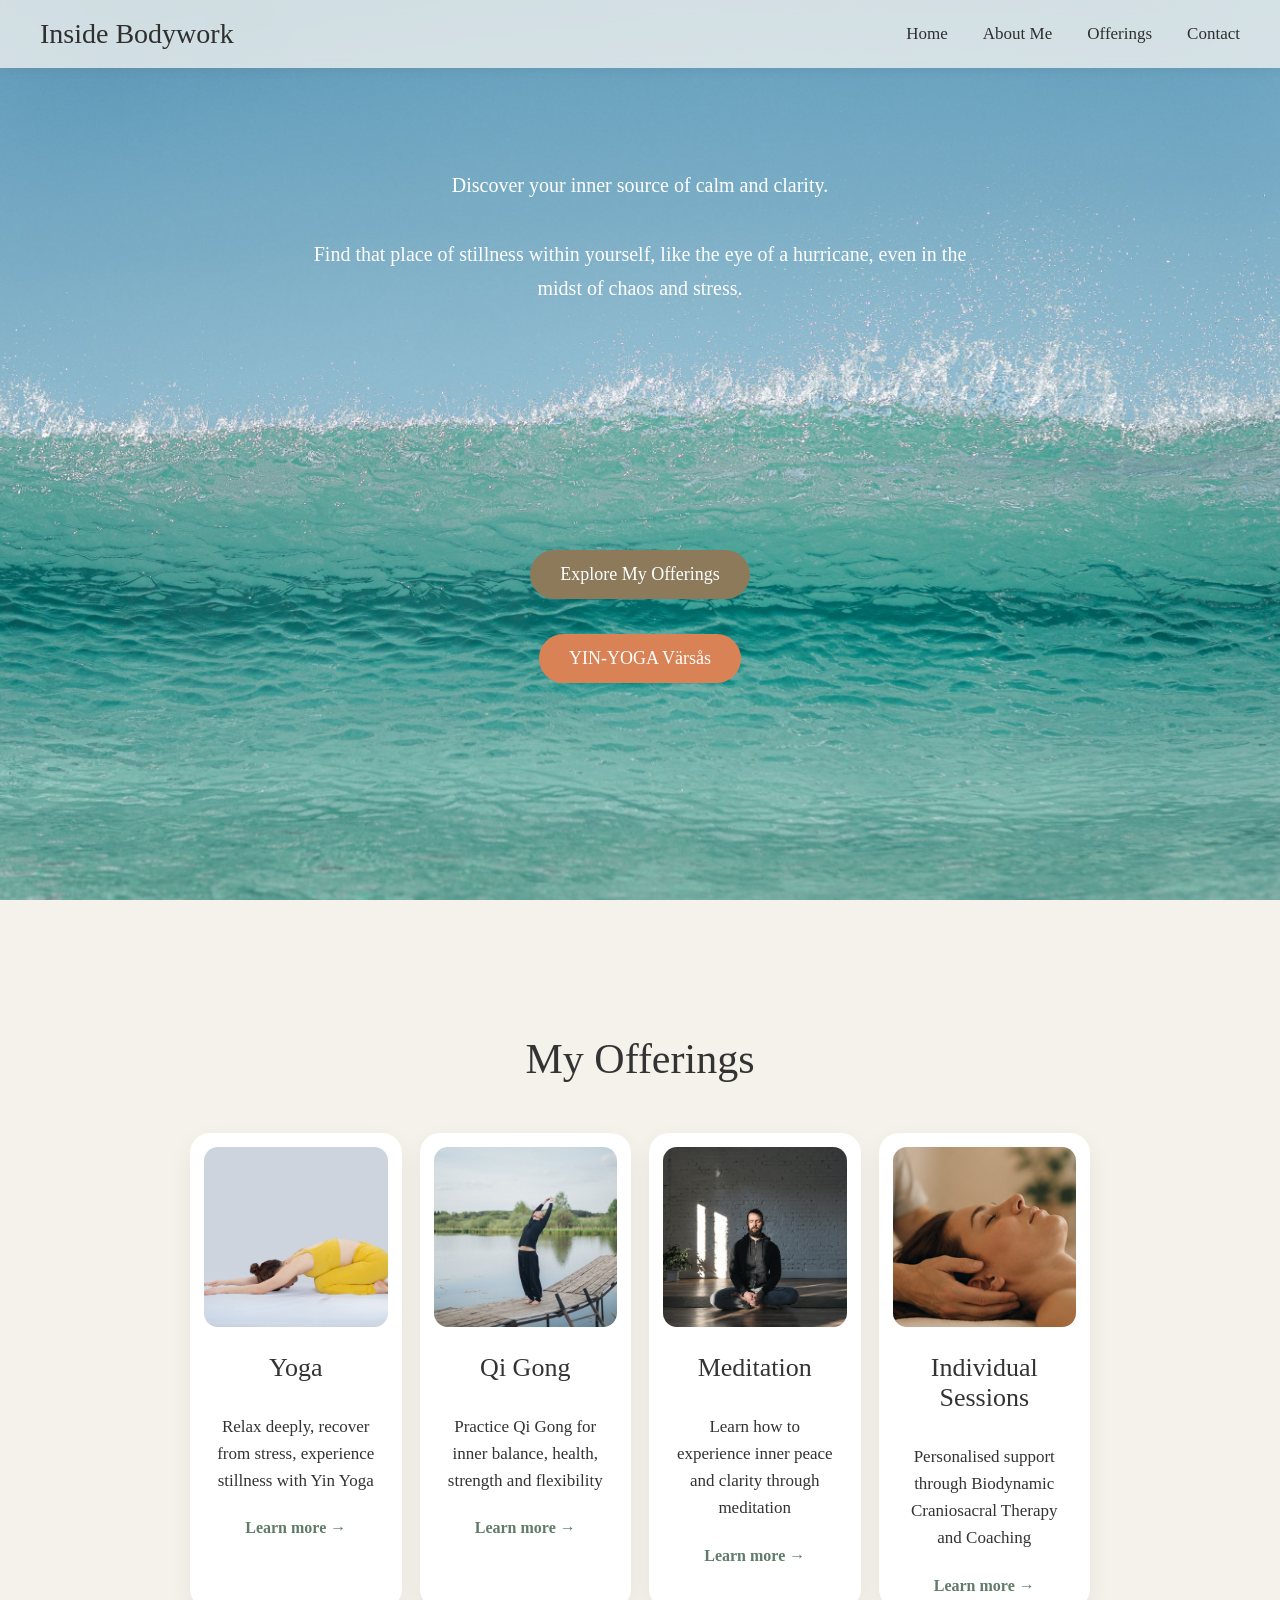
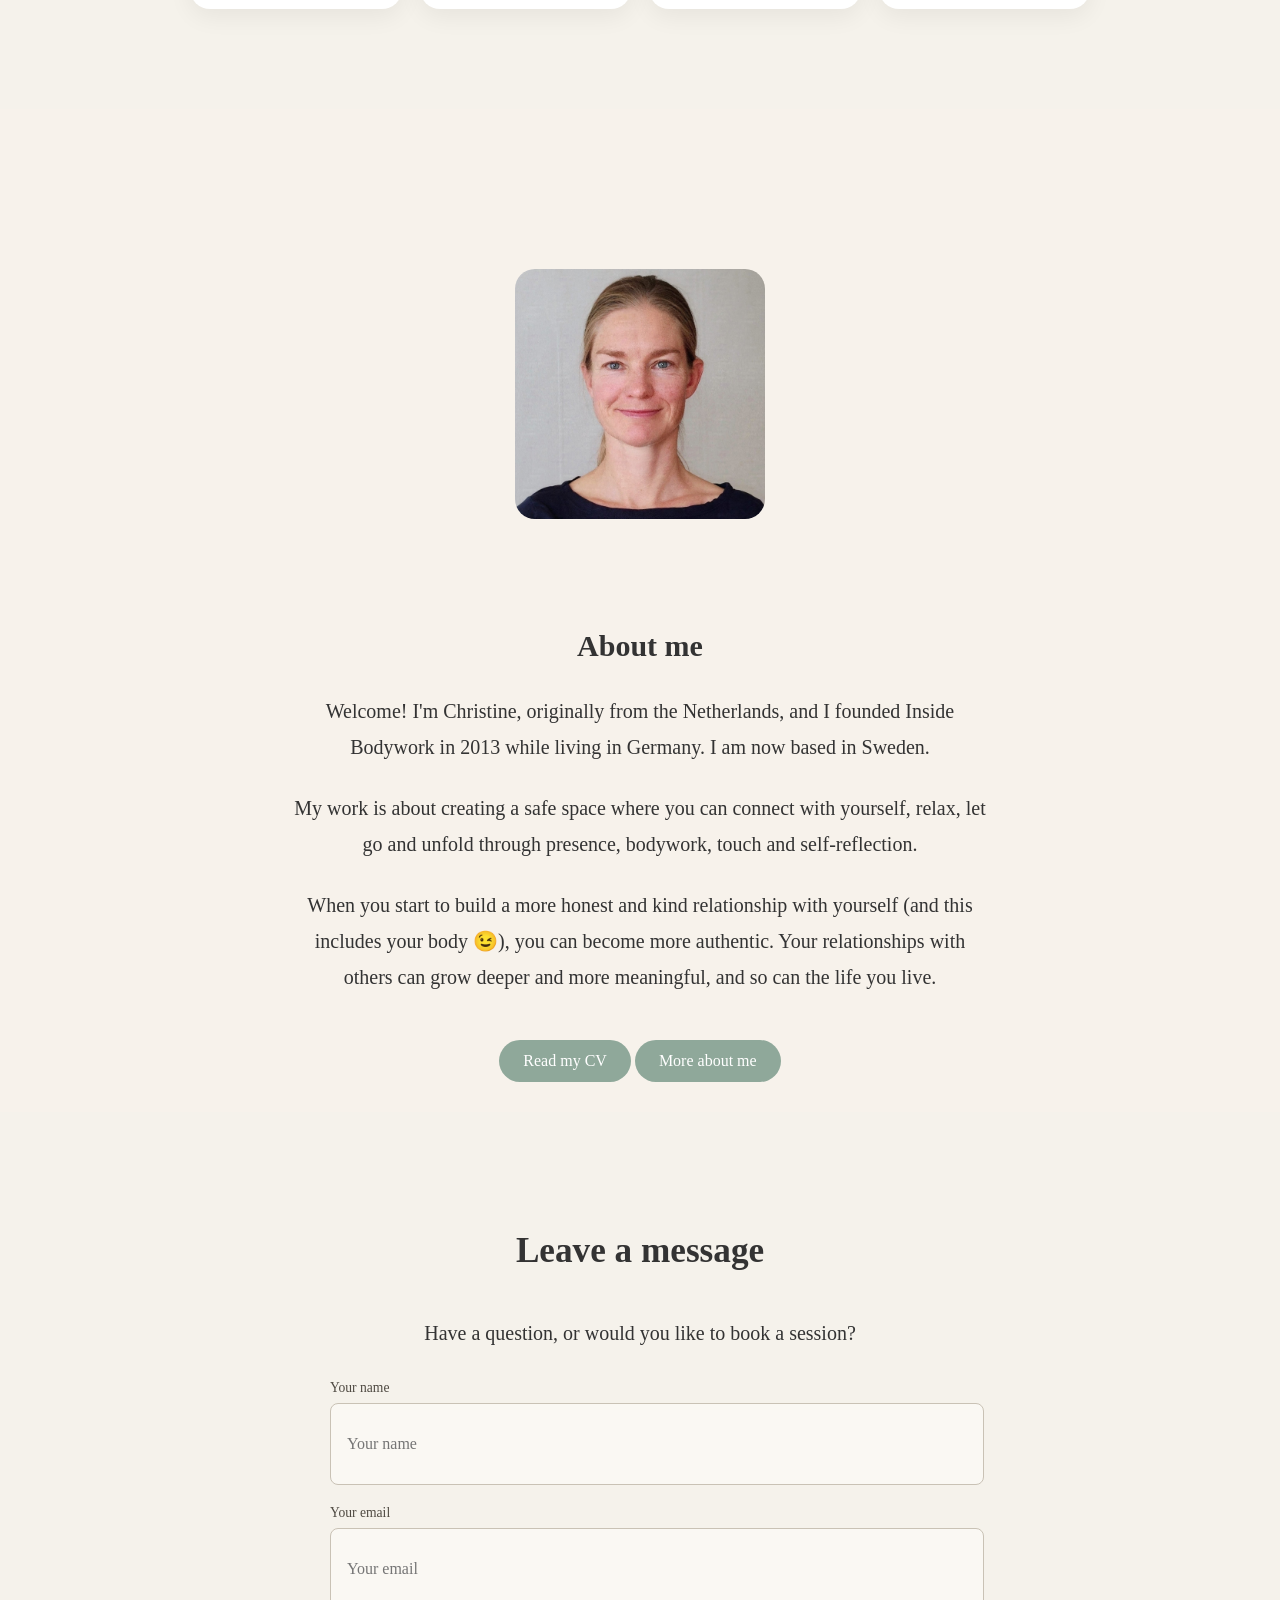
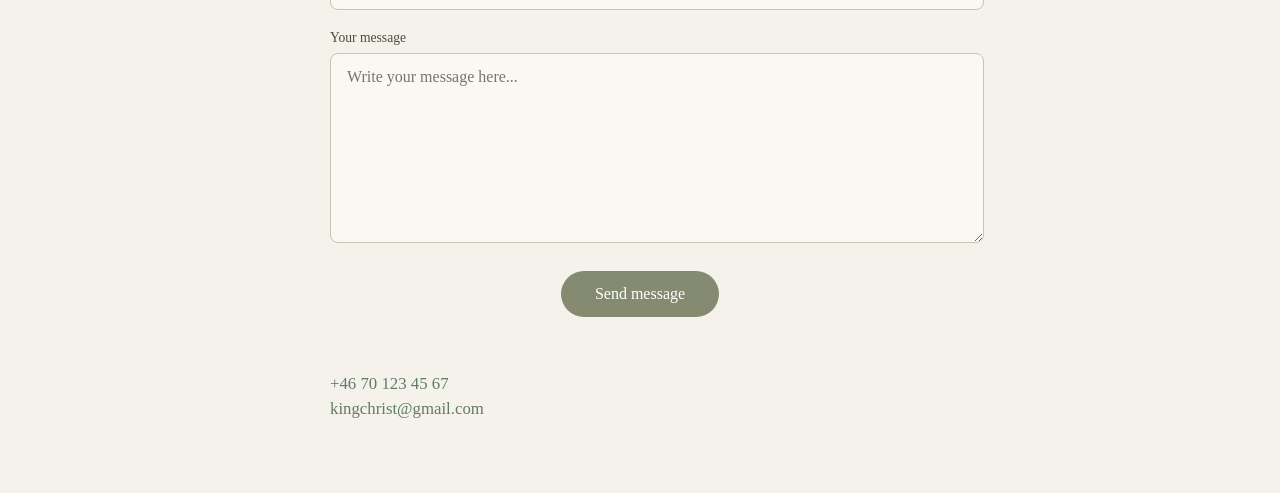
<file: index.html>
<!DOCTYPE html>
<html lang="sv">
<head>
    <meta charset="UTF-8">
    <meta name="viewport" content="width=device-width, initial-scale=1.0">
    <title>Inside Bodywork with Christine King</title>

    <link rel="stylesheet" href="css/style.css">
</head>

<body>

<header>
    <nav>
        <div class="logo">Inside Bodywork</div>

        <div class="menu-toggle">☰</div>

<ul class="menu">
    <li><a href="#home">Home</a></li>
    <li><a href="#about">About Me</a></li>
    <li><a href="#offerings">Offerings</a></li>
    <!-- <li><a href="blog.html">Blog</a></li> -->
    <li><a href="#contact">Contact</a></li>
</ul>
    </nav>
</header>


<!-- HOME -->
<section id="home" class="hero">

    <p>
        Discover your inner source of calm and clarity.
    </p>

    <p style="margin-top: 5px;">
        Find that place of stillness within yourself, like the eye of a hurricane,
        even in the midst of chaos and stress.
    </p>


<!--
<a href="read-more.html" class="read-more">
    Read more
</a>
-->

<a href="#offerings" class="button">
    Explore My Offerings
</a>

<a href="yin-yoga-varsas.html" class="button orange-button">
    YIN-YOGA Värsås
</a>

</section>


<!-- MY OFFERINGS -->
<section id="offerings" class="offerings">

    <h2>My Offerings</h2>

    <div class="offering-cards">

        <div class="offering-card">
            <img src="images/Yoga.jpg" alt="Yoga">
            <h3>Yoga</h3>

            <p>
                Relax deeply, recover from stress, experience stillness with Yin Yoga
            </p>

            <a href="yoga.html" class="offering-link">Learn more →</a>
        </div>


        <div class="offering-card">
            <img src="images/QiGong2.jpg" alt="Qi Gong">
            <h3>Qi Gong</h3>

            <p>
                Practice Qi Gong for inner balance, health, strength and flexibility
            </p>

            <a href="QiGong.html" class="offering-link">Learn more →</a>
        </div>


        <div class="offering-card">
            <img src="images/Meditate2.jpg" alt="Meditation">
            <h3>Meditation</h3>

            <p>
                Learn how to experience inner peace and clarity through meditation 
        
            </p>

            <a href="meditation.html" class="offering-link">Learn more →</a>
        </div>


        <div class="offering-card individual">
            <img src="images/Cranio3.png" alt="Individual Sessions">
            <h3>Individual Sessions</h3>

            <p>
                Personalised support through Biodynamic Craniosacral Therapy and Coaching
            </p>

            <a href="individual-sessions.html" class="offering-link">
                Learn more →
            </a>
        </div>

    </div>

</section>


<!-- ABOUT ME -->
<section id="about" class="about">

    <div class="about-container">

<div class="about-image">
    <img src="images/Profil/ME1.png" alt="Christine">
</div>

<div class="about-text">
        <div class="about-text">

            <h2>About me</h2>

 <p>Welcome! I'm Christine, originally from the Netherlands, and I founded Inside Bodywork in 2013 while living in Germany. I am now based in Sweden.</p>

<p>
    My work is about creating a safe space where you can
    connect with yourself, relax, let go and unfold through presence,
    bodywork, touch and self-reflection.
</p>

<p>
When you start to build a more honest and kind relationship with yourself (and this includes your body 😉), you can become more authentic. Your relationships with others can grow deeper and more meaningful, and so can the life you live.</p>
            <a href="CV.html" class="about-button">
    Read my CV
</a>

<a href="MoreAboutMe.html" class="about-button">
    More about me
</a>

        </div>

    </div>

</section>


<!-- CONTACT -->
<section id="contact" class="contact">

    <h2>Leave a message</h2>

    <p>
    <p>
    Have a question, or would you like to book a session?
</p>
    </p>

    <form
    action="https://formspree.io/f/xnpnvbzo"
    method="POST"
    class="contact-form"
>

        <div class="contact-field">
            <label for="name">Your name</label>
            <input
                type="text"
                id="name"
                name="name"
                placeholder="Your name"
                required
            >
        </div>

        <div class="contact-field">
            <label for="email">Your email</label>
            <input
                type="email"
                id="email"
                name="email"
                placeholder="Your email"
                required
            >
        </div>

        <div class="contact-field">
            <label for="message">Your message</label>
            <textarea
                id="message"
                name="message"
                rows="6"
                placeholder="Write your message here..."
                required
            ></textarea>
        </div>

        <button type="submit" class="contact-button">
            Send message
        </button>

    </form>

    <div class="contact-details">

        <p>
            <a href="tel:+46701234567">
                +46 70 123 45 67
            </a>
        </p>

        <p>
            <a href="mailto:kingchrist@gmail.com">
                kingchrist@gmail.com
            </a>
        </p>



    </div>

</section>


<script>

const menuToggle = document.querySelector(".menu-toggle");
const menu = document.querySelector(".menu");

// Open and close the main menu
menuToggle.addEventListener("click", (event) => {
    event.stopPropagation();
    menu.classList.toggle("active");

    if (menu.classList.contains("active")) {
        menuToggle.textContent = "✕";
    } else {
        menuToggle.textContent = "☰";
    }
});

// Menu items
document.querySelectorAll(".menu > li > a").forEach(link => {

    link.addEventListener("click", function(e) {

        const parent = this.parentElement;

        // If this menu item has a submenu
        if (parent.classList.contains("dropdown")) {

            if (window.innerWidth <= 768) {
                e.preventDefault();
                parent.classList.toggle("open");
            }

            return;
        }

        // If this menu item has no submenu, close the menu
    menu.classList.remove("active");
menuToggle.textContent = "☰";

    });
});


// Submenu items
document.querySelectorAll(".submenu a").forEach(link => {

    link.addEventListener("click", () => {
        menu.classList.remove("active");
        menuToggle.textContent = "☰";
    });

});
// Close menu when clicking outside
document.addEventListener("click", (event) => {
    if (
        menu.classList.contains("active") &&
        !menu.contains(event.target) &&
        !menuToggle.contains(event.target)
    ) {
        menu.classList.remove("active");
        menuToggle.textContent = "☰";
    }
});
</script>

</body>
</html>
</file>
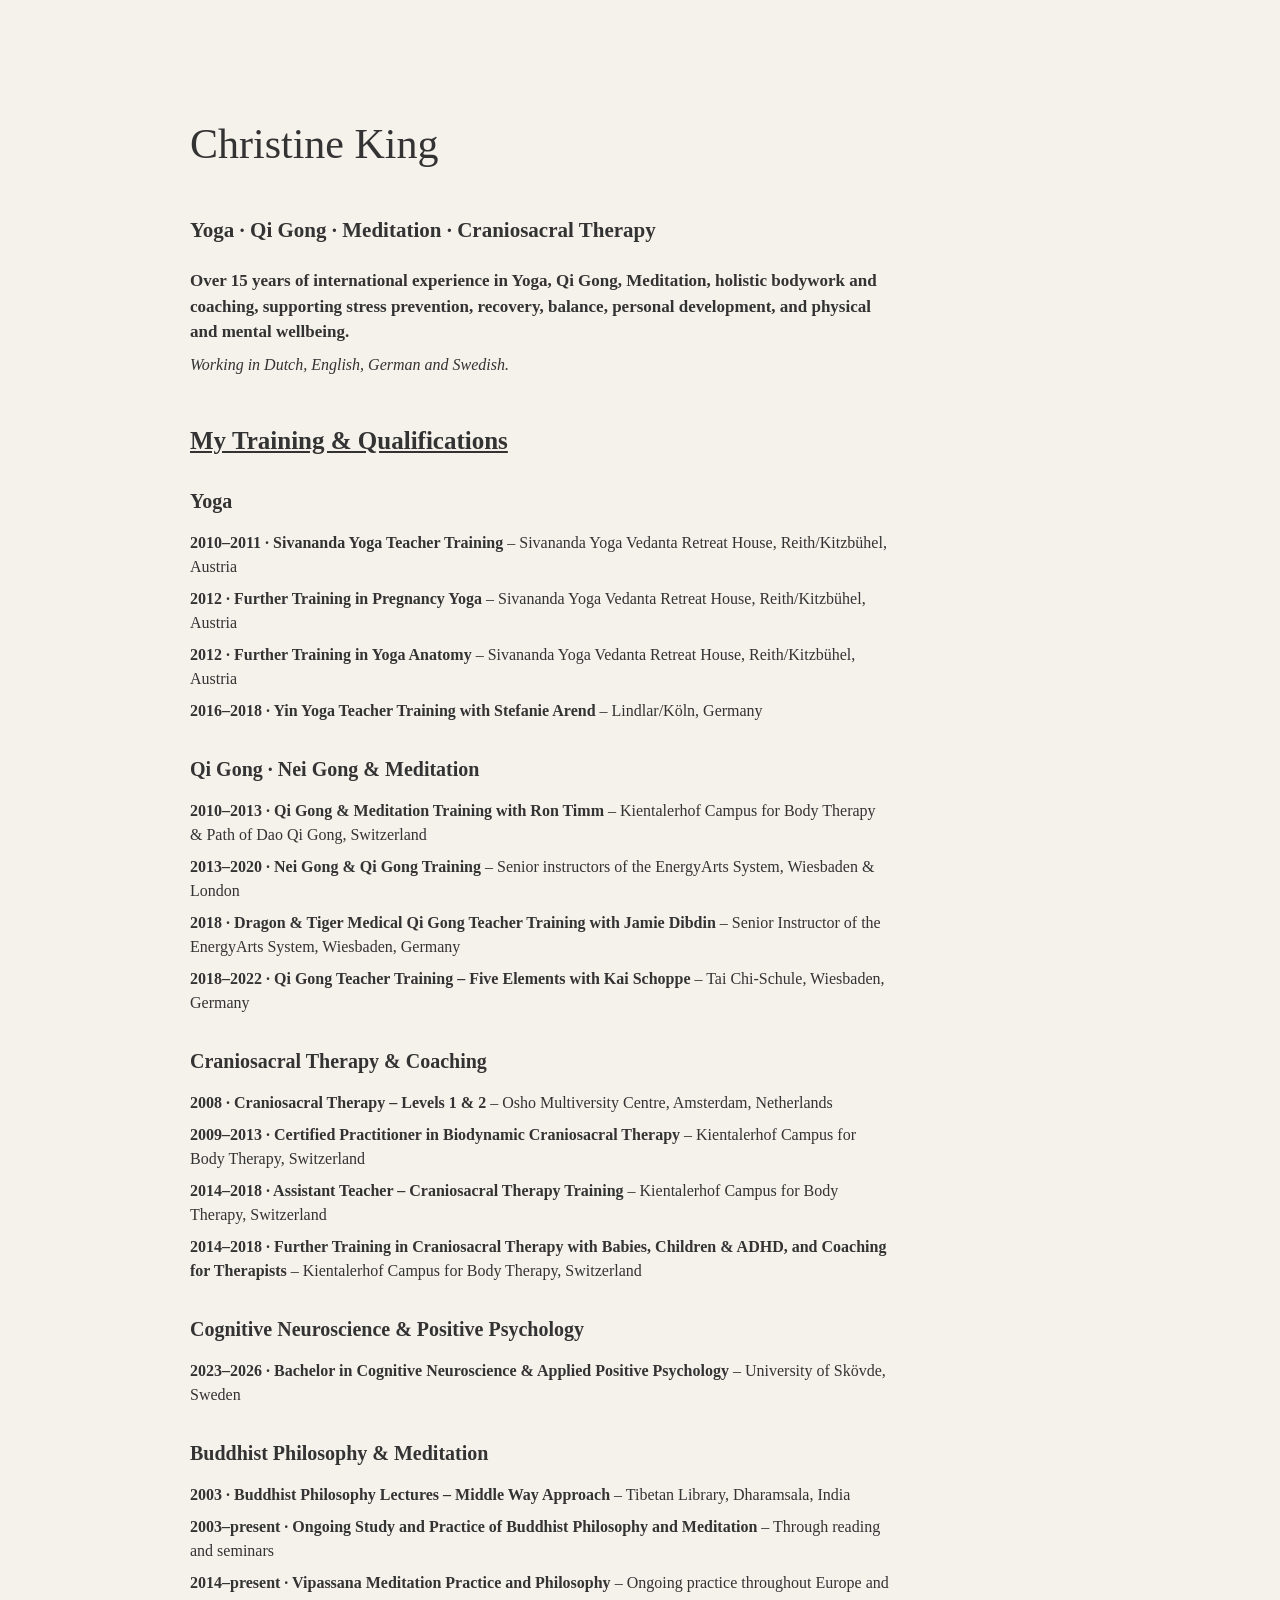
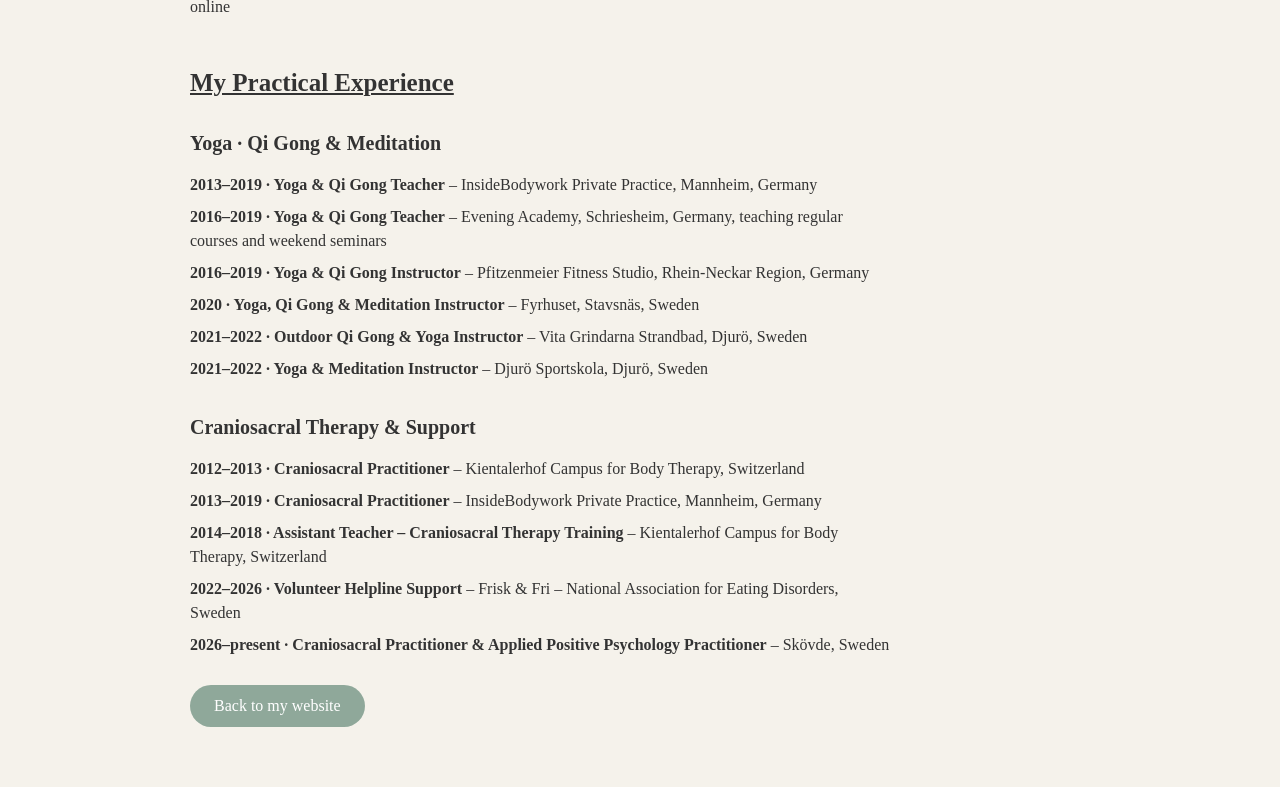
<file: about.html>
<!DOCTYPE html>
<html lang="en">
<head>
    <meta charset="UTF-8">
    <meta name="viewport" content="width=device-width, initial-scale=1.0">
    <title>My Story & CV | Christine King</title>
<link rel="stylesheet" href="css/style.css?v=2">
</head>

<body>

    <main class="cv-page">

        <h1>Christine King</h1>

       <h2 class="cv-subtitle">Yoga · Qi Gong · Meditation · Craniosacral Therapy</h2>

        <p class="cv-intro">
            <strong>
                Over 15 years of international experience in Yoga, Qi Gong, Meditation,
                holistic bodywork and coaching, supporting stress prevention, recovery,
                balance, personal development, and physical and mental wellbeing.
            </strong>
        </p>

        <p><em>Working in Dutch, English, German and Swedish.</em></p>


        <h2> My Training & Qualifications</h2>

        <h3>Yoga</h3>

        <p>
            <strong>2010–2011 · Sivananda Yoga Teacher Training</strong> –
            Sivananda Yoga Vedanta Retreat House, Reith/Kitzbühel, Austria
        </p>

        <p>
            <strong>2012 · Further Training in Pregnancy Yoga</strong> –
            Sivananda Yoga Vedanta Retreat House, Reith/Kitzbühel, Austria
        </p>

        <p>
            <strong>2012 · Further Training in Yoga Anatomy</strong> –
            Sivananda Yoga Vedanta Retreat House, Reith/Kitzbühel, Austria
        </p>

        <p>
            <strong>2016–2018 · Yin Yoga Teacher Training with Stefanie Arend</strong> –
            Lindlar/Köln, Germany
        </p>


        <h3>Qi Gong · Nei Gong & Meditation</h3>

        <p>
            <strong>2010–2013 · Qi Gong & Meditation Training with Ron Timm</strong> –
            Kientalerhof Campus for Body Therapy & Path of Dao Qi Gong, Switzerland
        </p>

        <p>
            <strong>2013–2020 · Nei Gong & Qi Gong Training</strong> –
            Senior instructors of the EnergyArts System, Wiesbaden & London
        </p>

        <p>
            <strong>2018 · Dragon & Tiger Medical Qi Gong Teacher Training with Jamie Dibdin</strong> –
            Senior Instructor of the EnergyArts System, Wiesbaden, Germany
        </p>

        <p>
            <strong>2018–2022 · Qi Gong Teacher Training – Five Elements with Kai Schoppe</strong> –
            Tai Chi-Schule, Wiesbaden, Germany
        </p>


        <h3>Craniosacral Therapy & Coaching</h3>

        <p>
            <strong>2008 · Craniosacral Therapy – Levels 1 & 2</strong> –
            Osho Multiversity Centre, Amsterdam, Netherlands
        </p>

        <p>
            <strong>2009–2013 · Certified Practitioner in Biodynamic Craniosacral Therapy</strong> –
            Kientalerhof Campus for Body Therapy, Switzerland
        </p>

        <p>
            <strong>2014–2018 · Assistant Teacher – Craniosacral Therapy Training</strong> –
            Kientalerhof Campus for Body Therapy, Switzerland
        </p>

        <p>
            <strong>2014–2018 · Further Training in Craniosacral Therapy with Babies, Children & ADHD,
            and Coaching for Therapists</strong> –
            Kientalerhof Campus for Body Therapy, Switzerland
        </p>


        <h3>Cognitive Neuroscience & Positive Psychology</h3>

        <p>
            <strong>2023–2026 · Bachelor in Cognitive Neuroscience & Applied Positive Psychology</strong> –
            University of Skövde, Sweden
        </p>


        <h3>Buddhist Philosophy & Meditation</h3>

        <p>
            <strong>2003 · Buddhist Philosophy Lectures – Middle Way Approach</strong> –
            Tibetan Library, Dharamsala, India
        </p>

        <p>
            <strong>2003–present · Ongoing Study and Practice of Buddhist Philosophy and Meditation</strong> –
            Through reading and seminars
        </p>

        <p>
            <strong>2014–present · Vipassana Meditation Practice and Philosophy</strong> –
            Ongoing practice throughout Europe and online
        </p>


        <h2>My Practical Experience</h2>

        <h3>Yoga · Qi Gong & Meditation</h3>

        <p>
            <strong>2013–2019 · Yoga & Qi Gong Teacher</strong> –
            InsideBodywork Private Practice, Mannheim, Germany
        </p>

        <p>
            <strong>2016–2019 · Yoga & Qi Gong Teacher</strong> –
            Evening Academy, Schriesheim, Germany, teaching regular courses and weekend seminars
        </p>

        <p>
            <strong>2016–2019 · Yoga & Qi Gong Instructor</strong> –
            Pfitzenmeier Fitness Studio, Rhein-Neckar Region, Germany
        </p>

        <p>
            <strong>2020 · Yoga, Qi Gong & Meditation Instructor</strong> –
            Fyrhuset, Stavsnäs, Sweden
        </p>

        <p>
            <strong>2021–2022 · Outdoor Qi Gong & Yoga Instructor</strong> –
            Vita Grindarna Strandbad, Djurö, Sweden
        </p>

        <p>
            <strong>2021–2022 · Yoga & Meditation Instructor</strong> –
            Djurö Sportskola, Djurö, Sweden
        </p>


        <h3>Craniosacral Therapy & Support</h3>

        <p>
            <strong>2012–2013 · Craniosacral Practitioner</strong> –
            Kientalerhof Campus for Body Therapy, Switzerland
        </p>

        <p>
            <strong>2013–2019 · Craniosacral Practitioner</strong> –
            InsideBodywork Private Practice, Mannheim, Germany
        </p>

        <p>
            <strong>2014–2018 · Assistant Teacher – Craniosacral Therapy Training</strong> –
            Kientalerhof Campus for Body Therapy, Switzerland
        </p>

        <p>
            <strong>2022–2026 · Volunteer Helpline Support</strong> –
            Frisk & Fri – National Association for Eating Disorders, Sweden
        </p>

        <p>
            <strong>2026–present · Craniosacral Practitioner & Applied Positive Psychology Practitioner</strong> –
            Skövde, Sweden
        </p>

        <a href="index.html" class="about-button">Back to my website</a>

    </main>

</body>
</html>
</file>
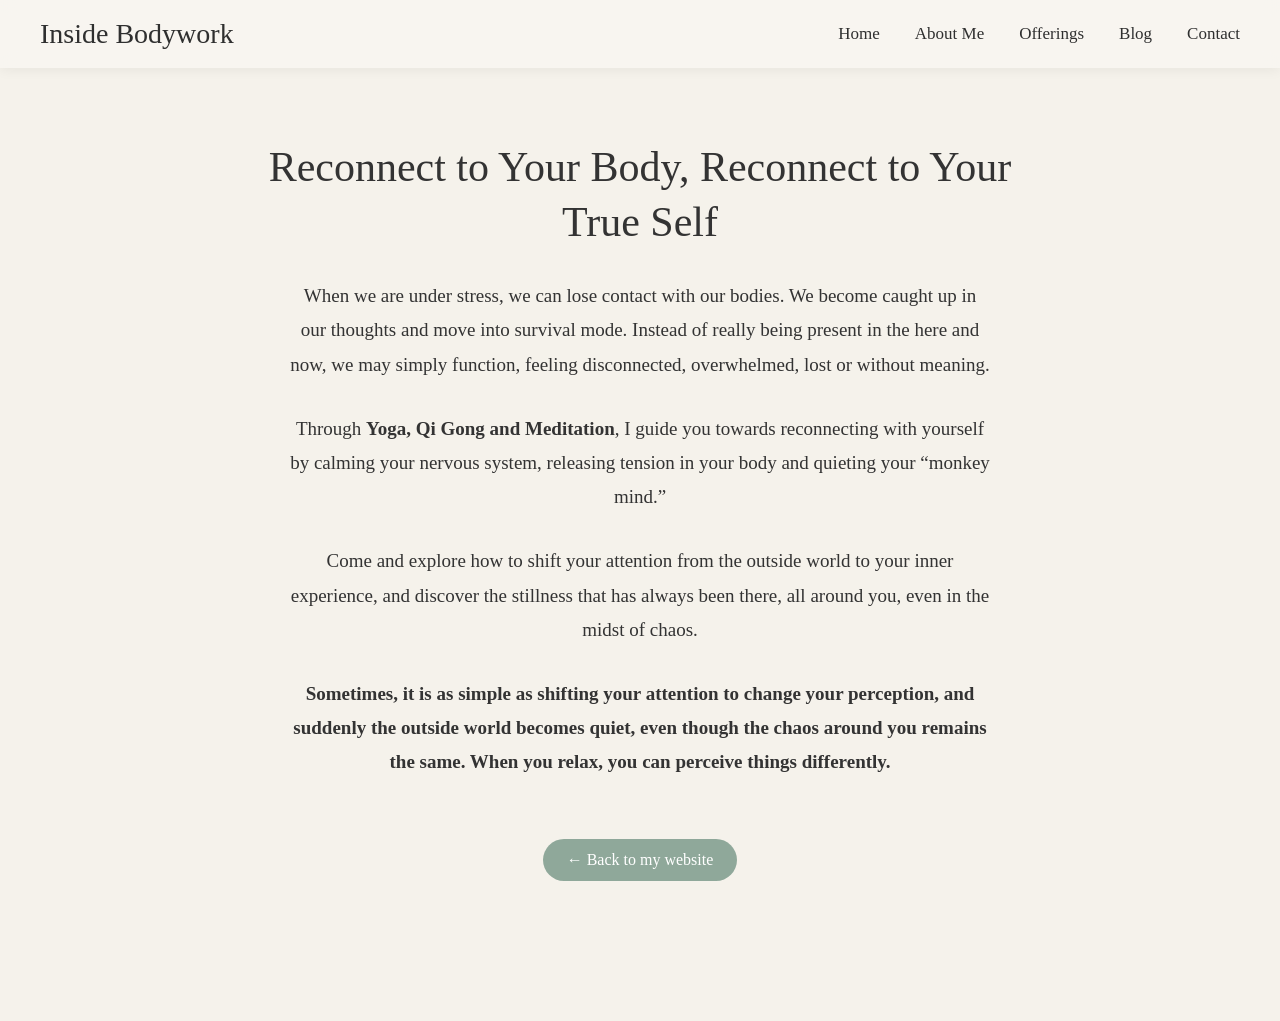
<file: approach.html>
<!DOCTYPE html>
<html lang="en">
<head>
    <meta charset="UTF-8">
    <meta name="viewport" content="width=device-width, initial-scale=1.0">
    <title>My Approach | Christine King</title>
<link rel="stylesheet" href="css/style.css">
</head>
<header>
    <nav>
        <div class="logo">Inside Bodywork</div>

        <div class="menu-toggle">☰</div>

        <ul class="menu">
            <li><a href="index.html#home">Home</a></li>
            <li><a href="index.html#about">About Me</a></li>
            <li><a href="index.html#offerings">Offerings</a></li>
            <li><a href="blog.html">Blog</a></li>
            <li><a href="index.html#contact">Contact</a></li>
        </ul>
    </nav>
</header>
<body>

    <main class="approach-page">

        <h1>Reconnect to Your Body, Reconnect to Your True Self</h1>

        <p>
            When we are under stress, we can lose contact with our bodies.
            We become caught up in our thoughts and move into survival mode.
            Instead of really being present in the here and now, we may simply
            function, feeling disconnected, overwhelmed, lost or without meaning.
        </p>

        <p>
            Through <strong>Yoga, Qi Gong and Meditation</strong>, I guide you
            towards reconnecting with yourself by calming your nervous system,
            releasing tension in your body and quieting your “monkey mind.”
        </p>

        <p>
            Come and explore how to shift your attention from the outside world
            to your inner experience, and discover the stillness that has always
            been there, all around you, even in the midst of chaos.
        </p>

        <p>
            <strong>
                Sometimes, it is as simple as shifting your attention to change
                your perception, and suddenly the outside world becomes quiet,
                even though the chaos around you remains the same. When you relax,
                you can perceive things differently.
            </strong>
        </p>

        <a href="index.html" class="about-button">← Back to my website</a>

</main>

<script>
const menuToggle = document.querySelector(".menu-toggle");
const menu = document.querySelector(".menu");

menuToggle.addEventListener("click", (event) => {
    event.stopPropagation();
    menu.classList.toggle("active");

    if (menu.classList.contains("active")) {
        menuToggle.textContent = "✕";
    } else {
        menuToggle.textContent = "☰";
    }
});

document.addEventListener("click", (event) => {
    if (
        menu.classList.contains("active") &&
        !menu.contains(event.target) &&
        !menuToggle.contains(event.target)
    ) {
        menu.classList.remove("active");
        menuToggle.textContent = "☰";
    }
});
</script>

</body>
</html>
</file>
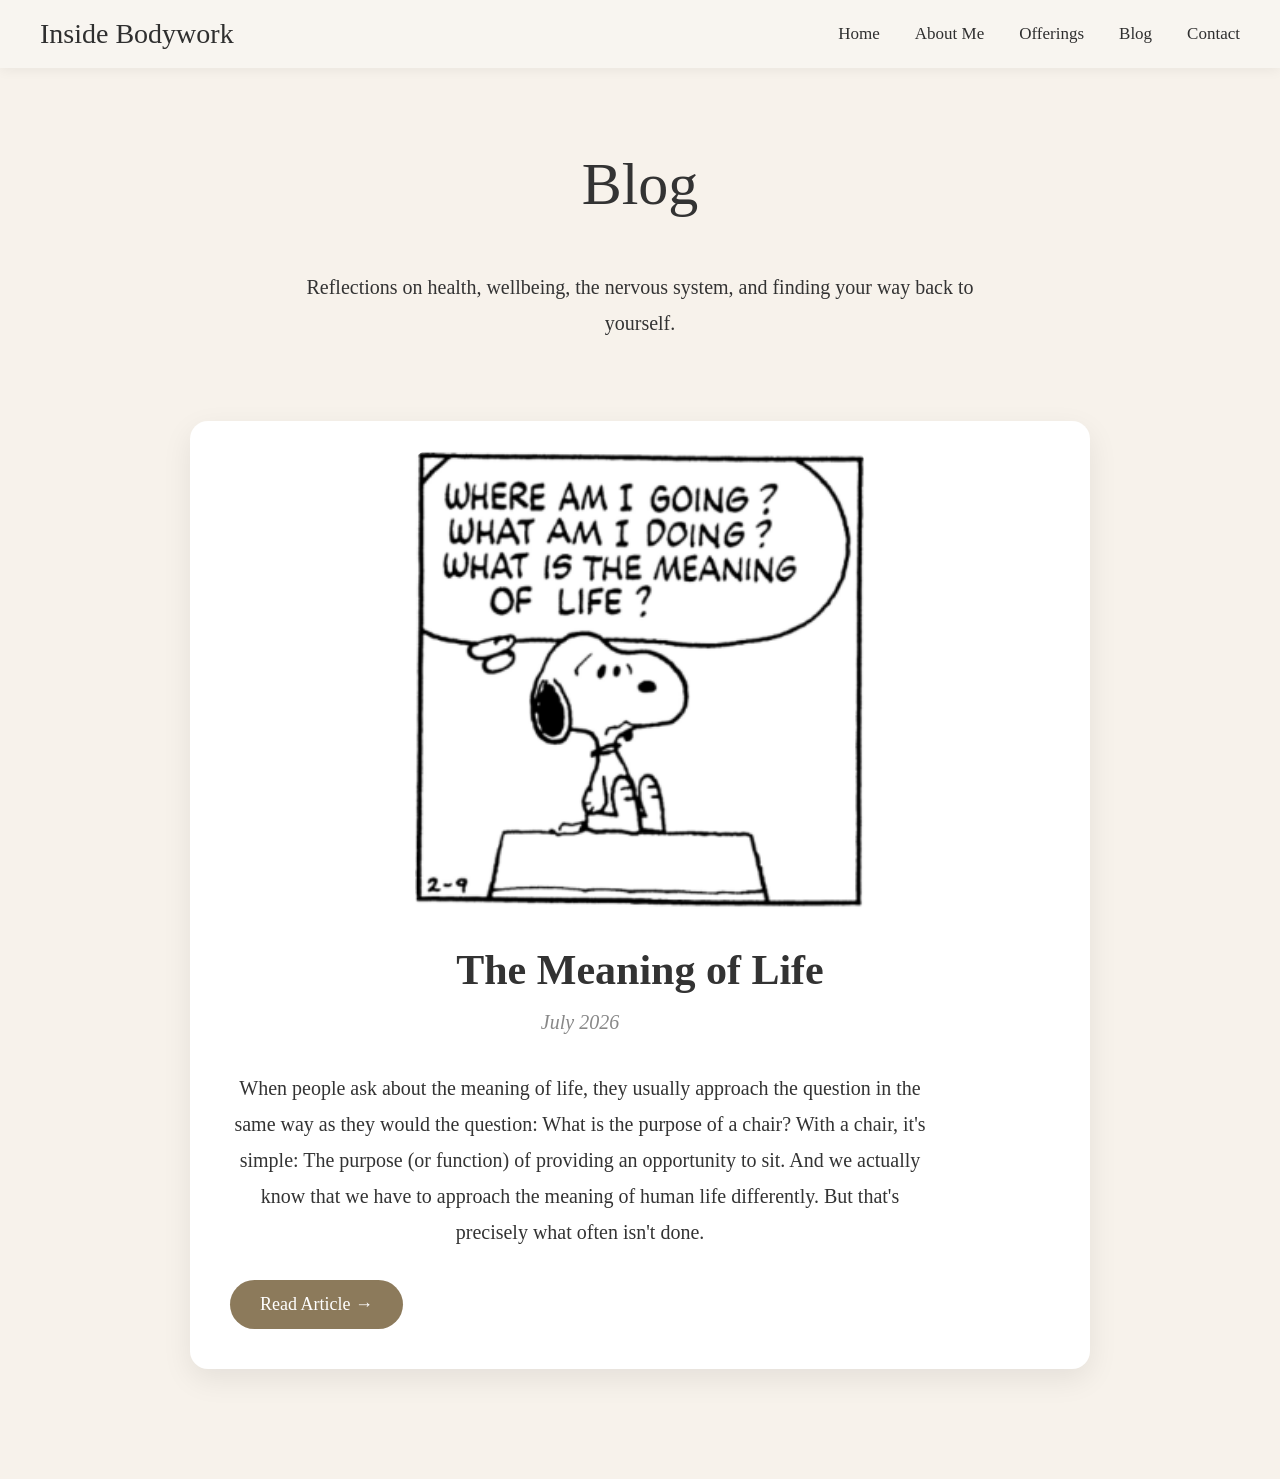
<file: blog.html>
<!DOCTYPE html>
<html lang="en">
<head>
    <meta charset="UTF-8">
    <meta name="viewport" content="width=device-width, initial-scale=1.0">
    <title>Blog | Inside Bodywork</title>

    <link rel="stylesheet" href="css/style.css">
</head>

<body>

<header>
    <nav>
        <div class="logo">Inside Bodywork</div>

        <div class="menu-toggle">☰</div>

<ul class="menu">
<li><a href="index.html#home">Home</a></li>
<li><a href="index.html#about">About Me</a></li>
<li><a href="index.html#offerings">Offerings</a></li>
<li><a href="blog.html">Blog</a></li>
<li><a href="index.html#contact">Contact</a></li>
</ul>
    </nav>
</header>

<section class="about">
    <h1>Blog</h1>

    <p>
        Reflections on health, wellbeing, the nervous system,
        and finding your way back to yourself.
    </p>

   <section class="blog-post">

    <img src="images/meaning.png" alt="The Meaning of Life" class="blog-image">

    <h2>The Meaning of Life</h2>

    <p class="blog-date">July 2026</p>

    <p>
       When people ask about the meaning of life, they usually approach the question in the same way as they would the question: What is the purpose of a chair? With a chair, it's simple: The purpose (or function) of providing an opportunity to sit. And we actually know that we have to approach the meaning of human life differently. But that's precisely what often isn't done.
    </p>

    <a href="meaning.html" class="button">Read Article →</a>

</section> 
</section>

<script>
const menuToggle = document.querySelector(".menu-toggle");
const menu = document.querySelector(".menu");

menuToggle.addEventListener("click", (event) => {
    event.stopPropagation();
    menu.classList.toggle("active");

    if (menu.classList.contains("active")) {
        menuToggle.textContent = "✕";
    } else {
        menuToggle.textContent = "☰";
    }
});

document.addEventListener("click", (event) => {
    if (
        menu.classList.contains("active") &&
        !menu.contains(event.target) &&
        !menuToggle.contains(event.target)
    ) {
        menu.classList.remove("active");
        menuToggle.textContent = "☰";
    }
});
</script>
</body>
</html>
</file>
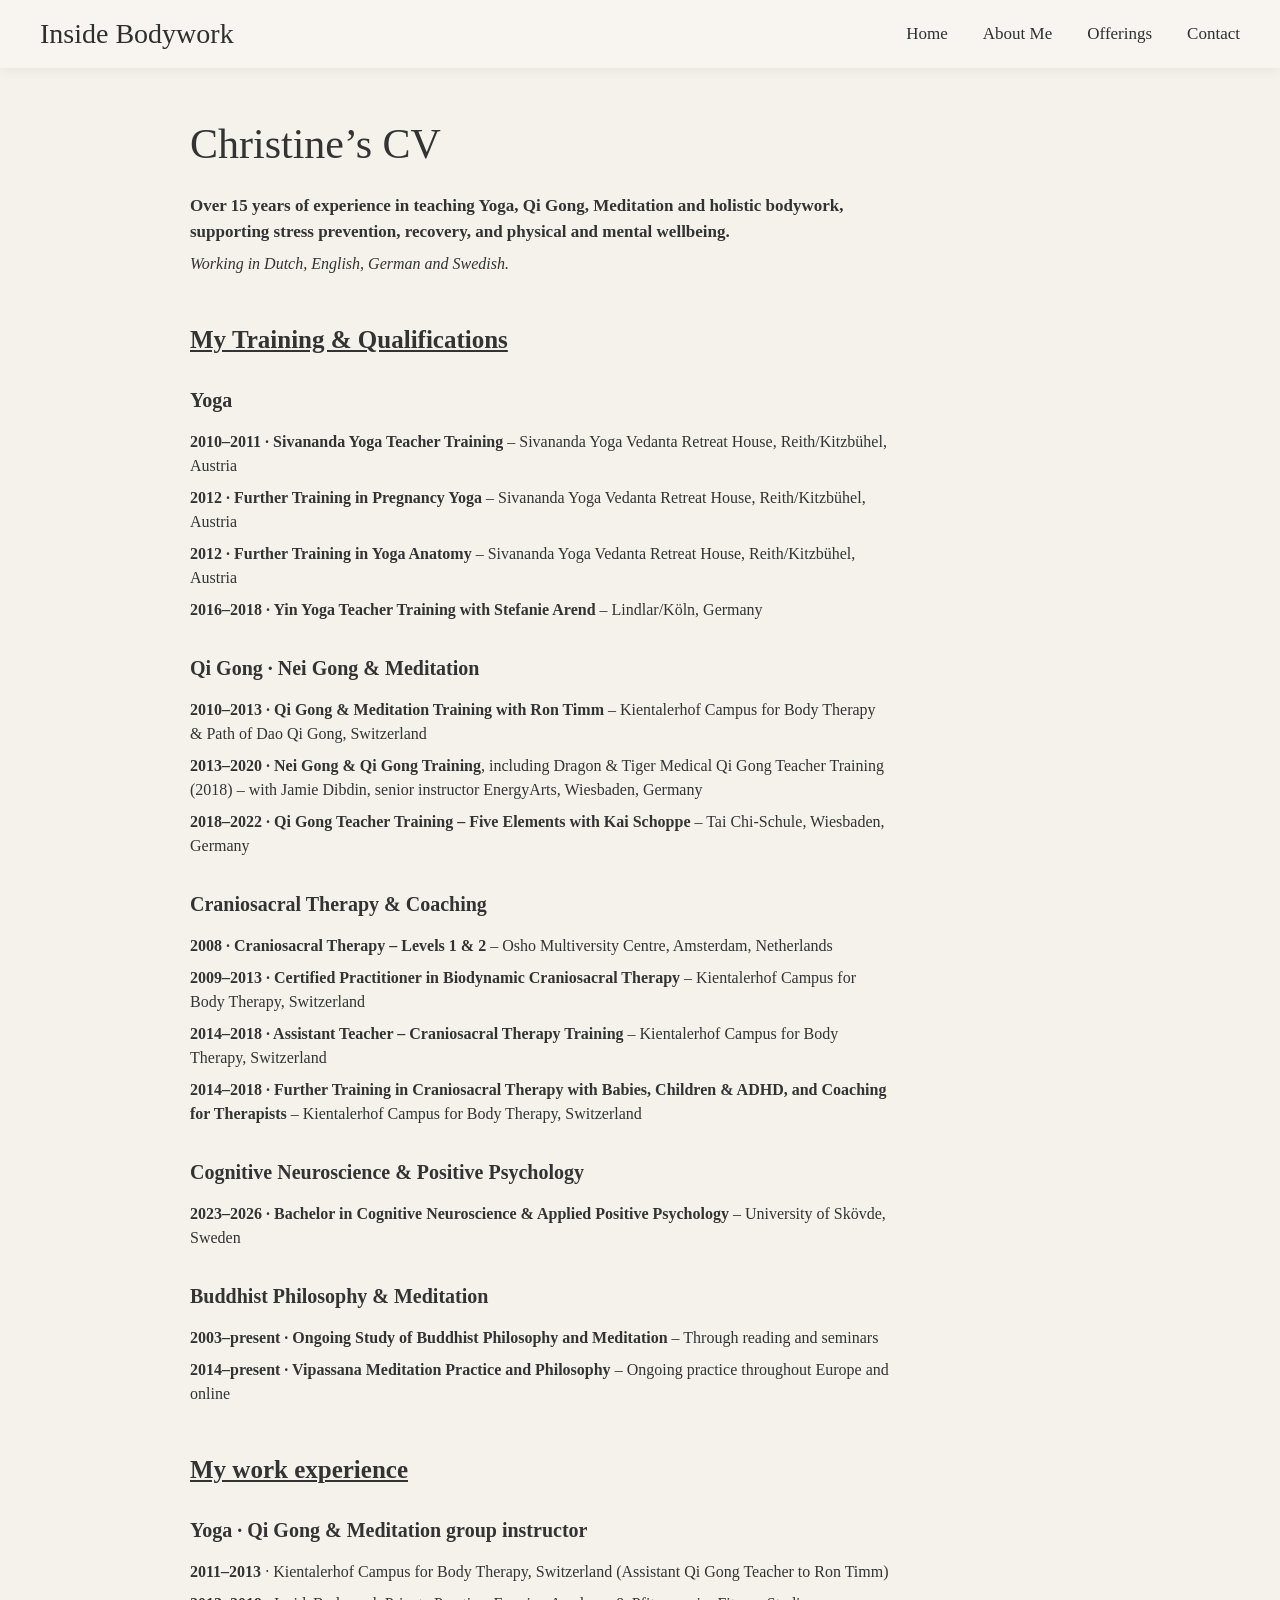
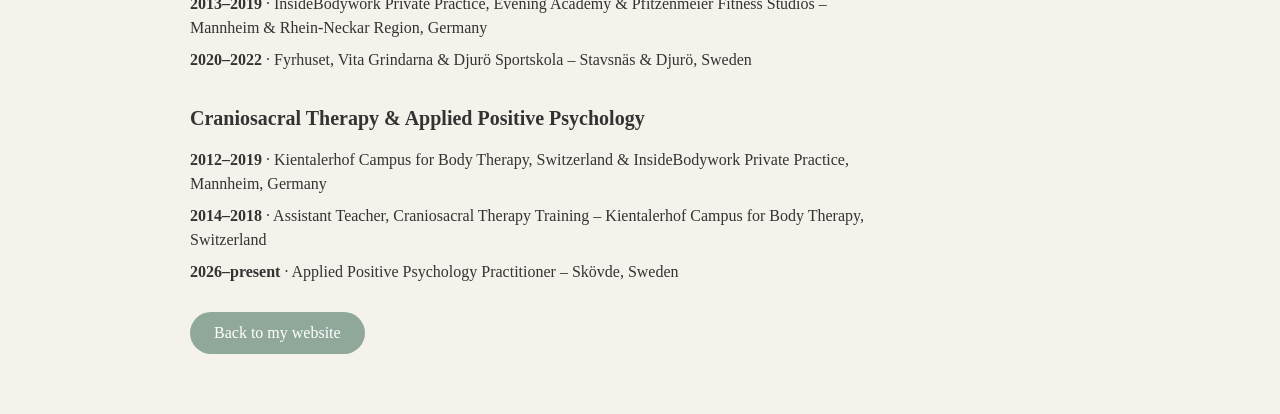
<file: CV.html>
<!DOCTYPE html>
<html lang="en">
<head>
    <meta charset="UTF-8">
    <meta name="viewport" content="width=device-width, initial-scale=1.0">
    <title>My Story & CV | Christine King</title>
<link rel="stylesheet" href="css/style.css?v=2">
</head>
<header>
    <nav>
        <div class="logo">Inside Bodywork</div>

        <div class="menu-toggle">☰</div>

        <ul class="menu">
            <li><a href="index.html#home">Home</a></li>
            <li><a href="index.html#about">About Me</a></li>
            <li><a href="index.html#offerings">Offerings</a></li>
            <!-- <li><a href="blog.html">Blog</a></li> -->
            <li><a href="index.html#contact">Contact</a></li>
        </ul>
    </nav>
</header>
<body>

    <main class="cv-page">

        <h1>Christine’s CV</h1>


        <p class="cv-intro">
            <strong>
                Over 15 years of experience in teaching Yoga, Qi Gong, Meditation and
                holistic bodywork, supporting stress prevention, recovery, and physical and mental wellbeing.
            </strong>
        </p>

    <p style="margin-bottom: 5px;"><em>Working in Dutch, English, German and Swedish.</em></p>


        <h2> My Training & Qualifications</h2>

        <h3>Yoga</h3>

        <p>
            <strong>2010–2011 · Sivananda Yoga Teacher Training</strong> –
            Sivananda Yoga Vedanta Retreat House, Reith/Kitzbühel, Austria
        </p>

        <p>
            <strong>2012 · Further Training in Pregnancy Yoga</strong> –
            Sivananda Yoga Vedanta Retreat House, Reith/Kitzbühel, Austria
        </p>

        <p>
            <strong>2012 · Further Training in Yoga Anatomy</strong> –
            Sivananda Yoga Vedanta Retreat House, Reith/Kitzbühel, Austria
        </p>

        <p>
            <strong>2016–2018 · Yin Yoga Teacher Training with Stefanie Arend</strong> –
            Lindlar/Köln, Germany
        </p>


        <h3>Qi Gong · Nei Gong & Meditation</h3>

        <p>
            <strong>2010–2013 · Qi Gong & Meditation Training with Ron Timm</strong> –
            Kientalerhof Campus for Body Therapy & Path of Dao Qi Gong, Switzerland
        </p>

<p>
    <strong>2013–2020 · Nei Gong &amp; Qi Gong Training</strong>, including Dragon &amp; Tiger Medical Qi Gong Teacher Training (2018) –
    with Jamie Dibdin, senior instructor EnergyArts, Wiesbaden, Germany
</p>

        <p>
            <strong>2018–2022 · Qi Gong Teacher Training – Five Elements with Kai Schoppe</strong> –
            Tai Chi-Schule, Wiesbaden, Germany
        </p>


        <h3>Craniosacral Therapy & Coaching</h3>

        <p>
            <strong>2008 · Craniosacral Therapy – Levels 1 & 2</strong> –
            Osho Multiversity Centre, Amsterdam, Netherlands
        </p>

        <p>
            <strong>2009–2013 · Certified Practitioner in Biodynamic Craniosacral Therapy</strong> –
            Kientalerhof Campus for Body Therapy, Switzerland
        </p>

        <p>
            <strong>2014–2018 · Assistant Teacher – Craniosacral Therapy Training</strong> –
            Kientalerhof Campus for Body Therapy, Switzerland
        </p>

        <p>
            <strong>2014–2018 · Further Training in Craniosacral Therapy with Babies, Children & ADHD,
            and Coaching for Therapists</strong> –
            Kientalerhof Campus for Body Therapy, Switzerland
        </p>


        <h3>Cognitive Neuroscience & Positive Psychology</h3>

        <p>
            <strong>2023–2026 · Bachelor in Cognitive Neuroscience & Applied Positive Psychology</strong> –
            University of Skövde, Sweden
        </p>


        <h3>Buddhist Philosophy & Meditation</h3>


        <p>
            <strong>2003–present · Ongoing Study of Buddhist Philosophy and Meditation</strong> –
            Through reading and seminars
        </p>

        <p>
            <strong>2014–present · Vipassana Meditation Practice and Philosophy</strong> –
            Ongoing practice throughout Europe and online
        </p>


 
<h2>My work experience</h2>

<h3>Yoga · Qi Gong &amp; Meditation group instructor</h3>

<p>
    <strong>2011–2013</strong> · Kientalerhof Campus for Body Therapy, Switzerland (Assistant Qi Gong Teacher to Ron Timm)
</p>

<p>
    <strong>2013–2019</strong> · InsideBodywork Private Practice, Evening Academy &amp; Pfitzenmeier Fitness Studios – Mannheim &amp; Rhein-Neckar Region, Germany
</p>

<p>
    <strong>2020–2022</strong> · Fyrhuset, Vita Grindarna &amp; Djurö Sportskola – Stavsnäs &amp; Djurö, Sweden
</p>

<h3>Craniosacral Therapy &amp; Applied Positive Psychology</h3>

<p>
    <strong>2012–2019</strong> · Kientalerhof Campus for Body Therapy, Switzerland &amp; InsideBodywork Private Practice, Mannheim, Germany
</p>

<p>
    <strong>2014–2018</strong> · Assistant Teacher, Craniosacral Therapy Training – Kientalerhof Campus for Body Therapy, Switzerland
</p>

<p>
    <strong>2026–present</strong> · Applied Positive Psychology Practitioner – Skövde, Sweden
</p>

        <a href="index.html" class="about-button">Back to my website</a>

</main>

<script>
const menuToggle = document.querySelector(".menu-toggle");
const menu = document.querySelector(".menu");

menuToggle.addEventListener("click", (event) => {
    event.stopPropagation();
    menu.classList.toggle("active");

    if (menu.classList.contains("active")) {
        menuToggle.textContent = "✕";
    } else {
        menuToggle.textContent = "☰";
    }
});

document.addEventListener("click", (event) => {
    if (
        menu.classList.contains("active") &&
        !menu.contains(event.target) &&
        !menuToggle.contains(event.target)
    ) {
        menu.classList.remove("active");
        menuToggle.textContent = "☰";
    }
});
</script>

</body>
</html>
</file>
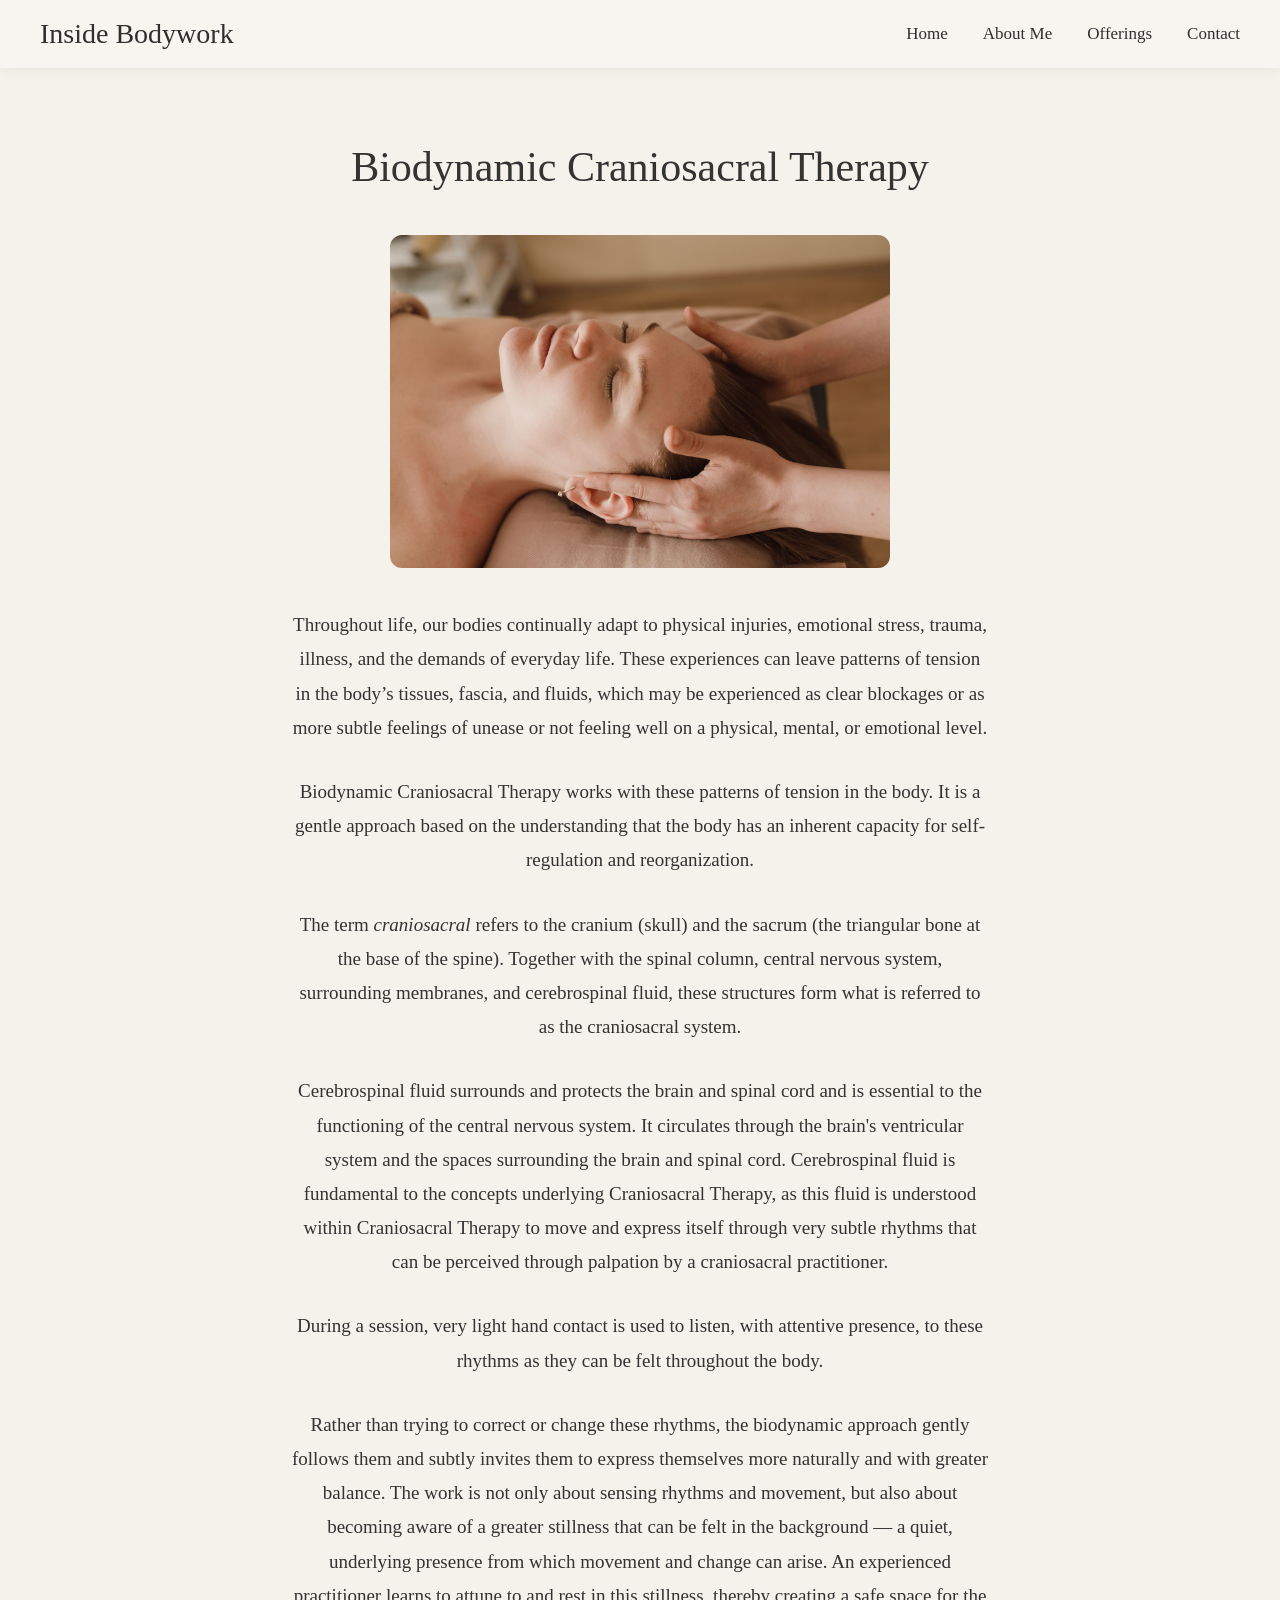
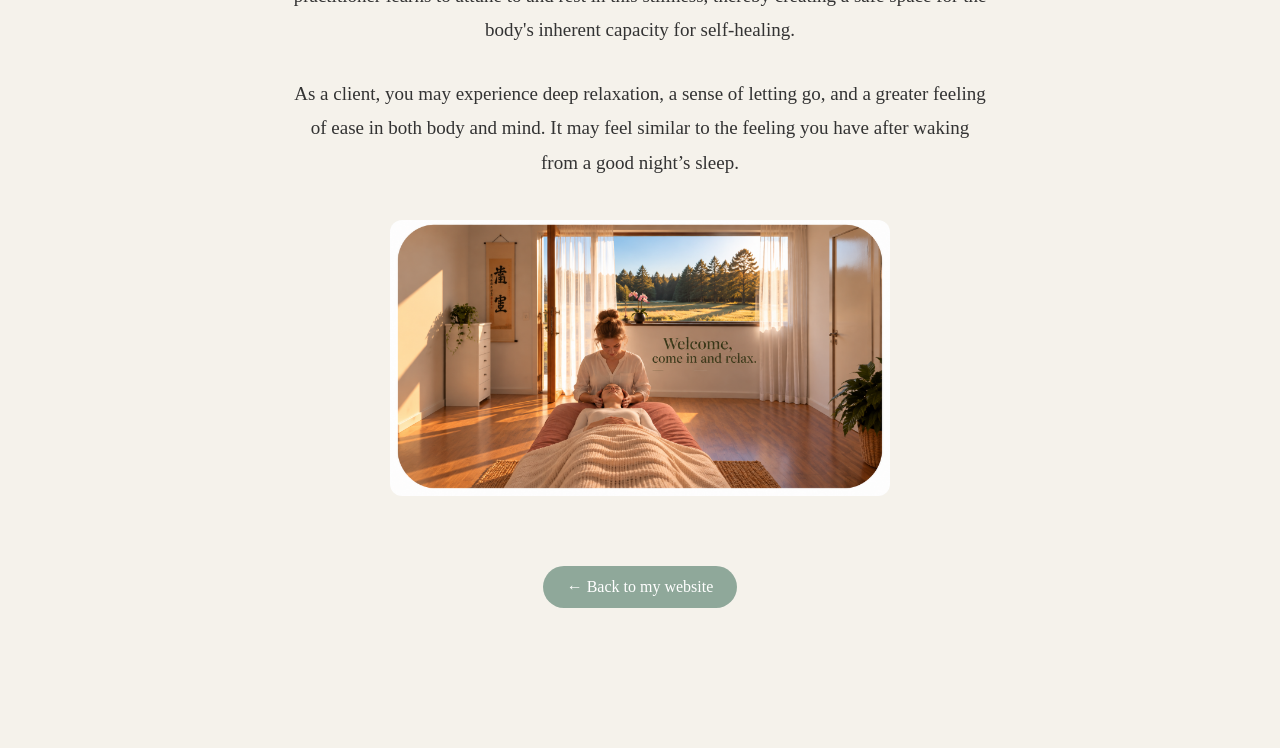
<file: individual-sessions.html>
<!DOCTYPE html>
<html lang="en">
<head>
    <meta charset="UTF-8">
    <meta name="viewport" content="width=device-width, initial-scale=1.0">

    <title>Individual Sessions | Inside Bodywork</title>

    <link rel="stylesheet" href="css/style.css">
</head>
<header>
    <nav>
        <div class="logo">Inside Bodywork</div>

        <div class="menu-toggle">☰</div>

        <ul class="menu">
            <li><a href="index.html#home">Home</a></li>
            <li><a href="index.html#about">About Me</a></li>
            <li><a href="index.html#offerings">Offerings</a></li>
            <!-- <li><a href="blog.html">Blog</a></li> -->
            <li><a href="index.html#contact">Contact</a></li>
        </ul>
    </nav>
</header>
<body>    

    <main class="approach-page">

        <h1>Biodynamic Craniosacral Therapy</h1>

        <div class="therapy-image">
            <img src="images/Cranio1.jpg" alt="Biodynamic Craniosacral Therapy">
        </div>

        <p>
    Throughout life, our bodies continually adapt to physical injuries, emotional stress, trauma, illness, and the demands of everyday life. These experiences can leave patterns of tension in the body’s tissues, fascia, and fluids, which may be experienced as clear blockages or as more subtle feelings of unease or not feeling well on a physical, mental, or emotional level.
</p>

<p>
    Biodynamic Craniosacral Therapy works with these patterns of tension in the body. It is a gentle approach based on the understanding that the body has an inherent capacity for self-regulation and reorganization.
</p>

<p>
    The term <em>craniosacral</em> refers to the cranium (skull) and the sacrum (the triangular bone at the base of the spine). Together with the spinal column, central nervous system, surrounding membranes, and cerebrospinal fluid, these structures form what is referred to as the craniosacral system.
</p>

<p>
    Cerebrospinal fluid surrounds and protects the brain and spinal cord and is essential to the functioning of the central nervous system. It circulates through the brain's ventricular system and the spaces surrounding the brain and spinal cord. Cerebrospinal fluid is fundamental to the concepts underlying Craniosacral Therapy, as this fluid is understood within Craniosacral Therapy to move and express itself through very subtle rhythms that can be perceived through palpation by a craniosacral practitioner.
</p>

<p>
    During a session, very light hand contact is used to listen, with attentive presence, to these rhythms as they can be felt throughout the body.
</p>

<p>
    Rather than trying to correct or change these rhythms, the biodynamic approach gently follows them and subtly invites them to express themselves more naturally and with greater balance. The work is not only about sensing rhythms and movement, but also about becoming aware of a greater stillness that can be felt in the background — a quiet, underlying presence from which movement and change can arise. An experienced practitioner learns to attune to and rest in this stillness, thereby creating a safe space for the body's inherent capacity for self-healing.
</p>

<p>
    As a client, you may experience deep relaxation, a sense of letting go, and a greater feeling of ease in both body and mind. It may feel similar to the feeling you have after waking from a good night’s sleep.
</p>
<div class="therapy-image">
    <img src="images/CranioMe.png" alt="Biodynamic Craniosacral Therapy">
</div>

        <a href="index.html#offerings" class="about-button">← Back to my website</a>

</main>

<script>
const menuToggle = document.querySelector(".menu-toggle");
const menu = document.querySelector(".menu");

menuToggle.addEventListener("click", (event) => {
    event.stopPropagation();
    menu.classList.toggle("active");

    if (menu.classList.contains("active")) {
        menuToggle.textContent = "✕";
    } else {
        menuToggle.textContent = "☰";
    }
});

document.addEventListener("click", (event) => {
    if (
        menu.classList.contains("active") &&
        !menu.contains(event.target) &&
        !menuToggle.contains(event.target)
    ) {
        menu.classList.remove("active");
        menuToggle.textContent = "☰";
    }
});
</script>
</body>
</html>
</file>
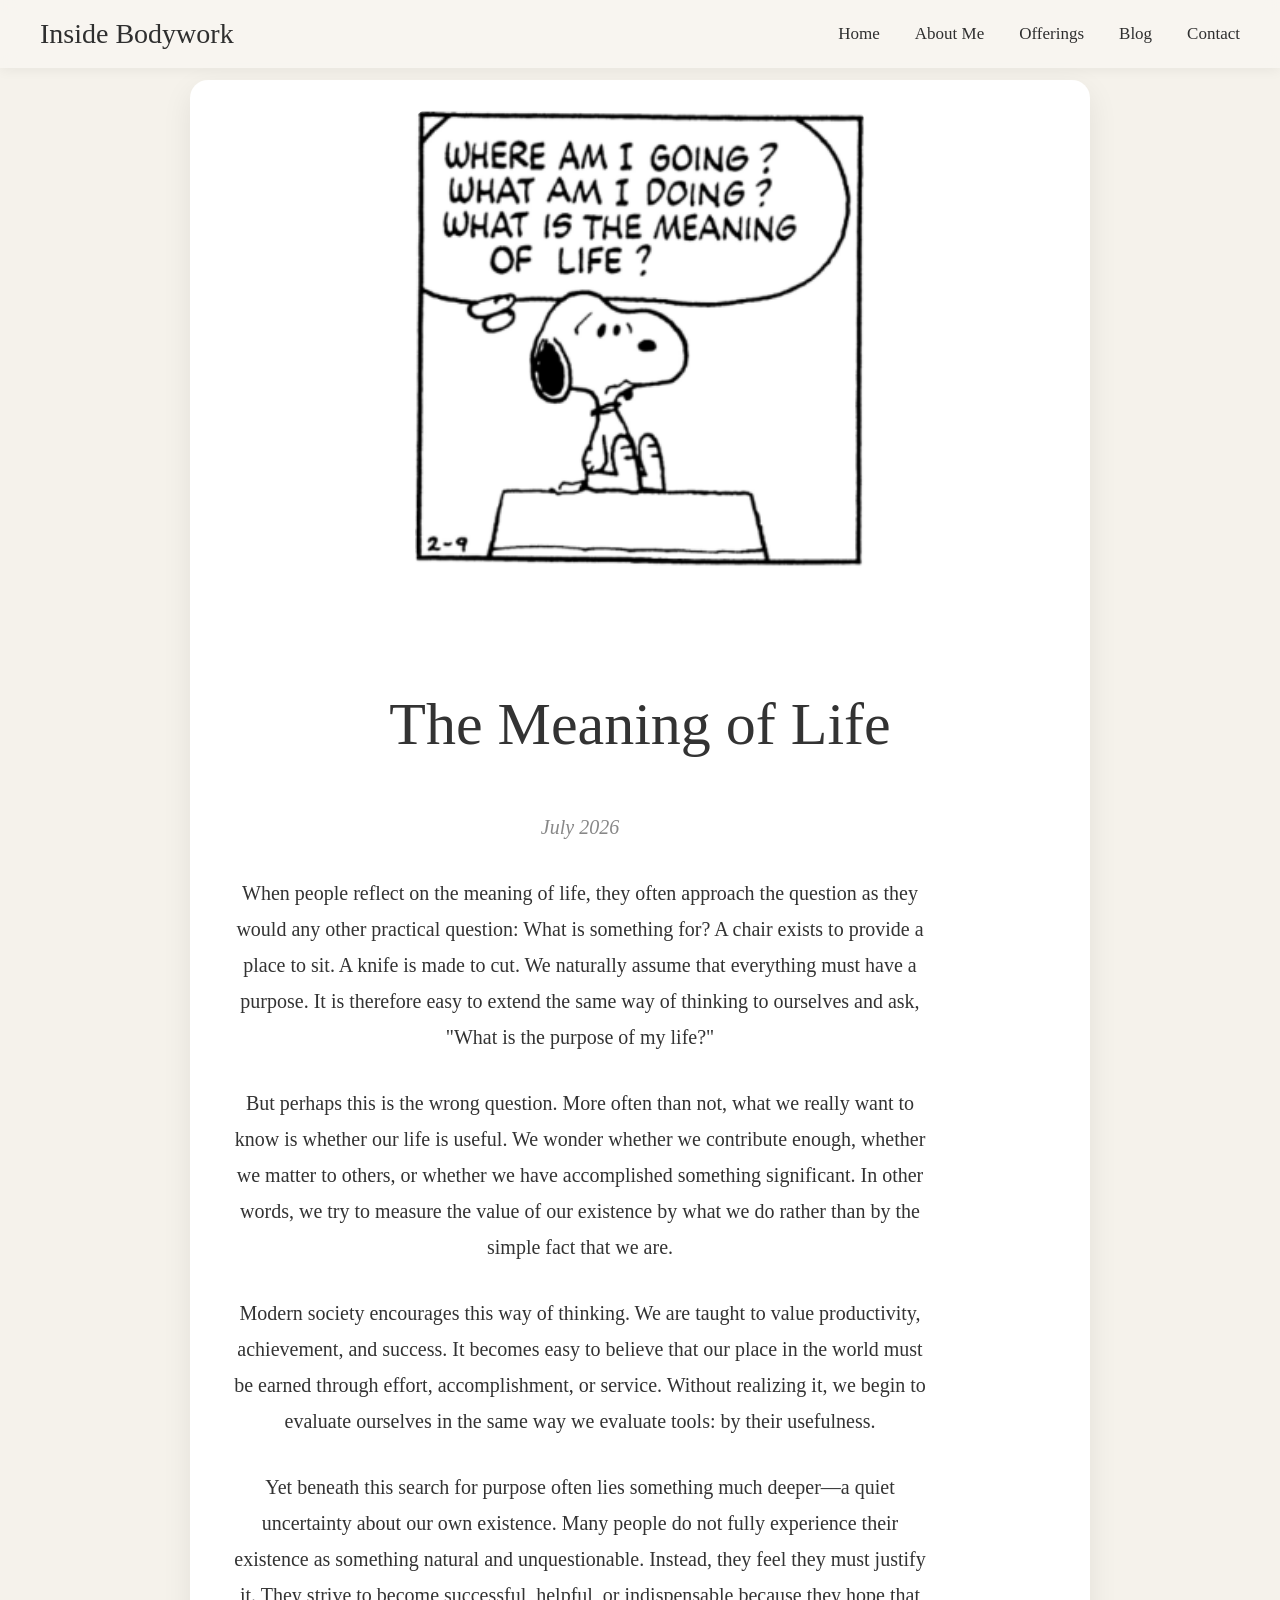
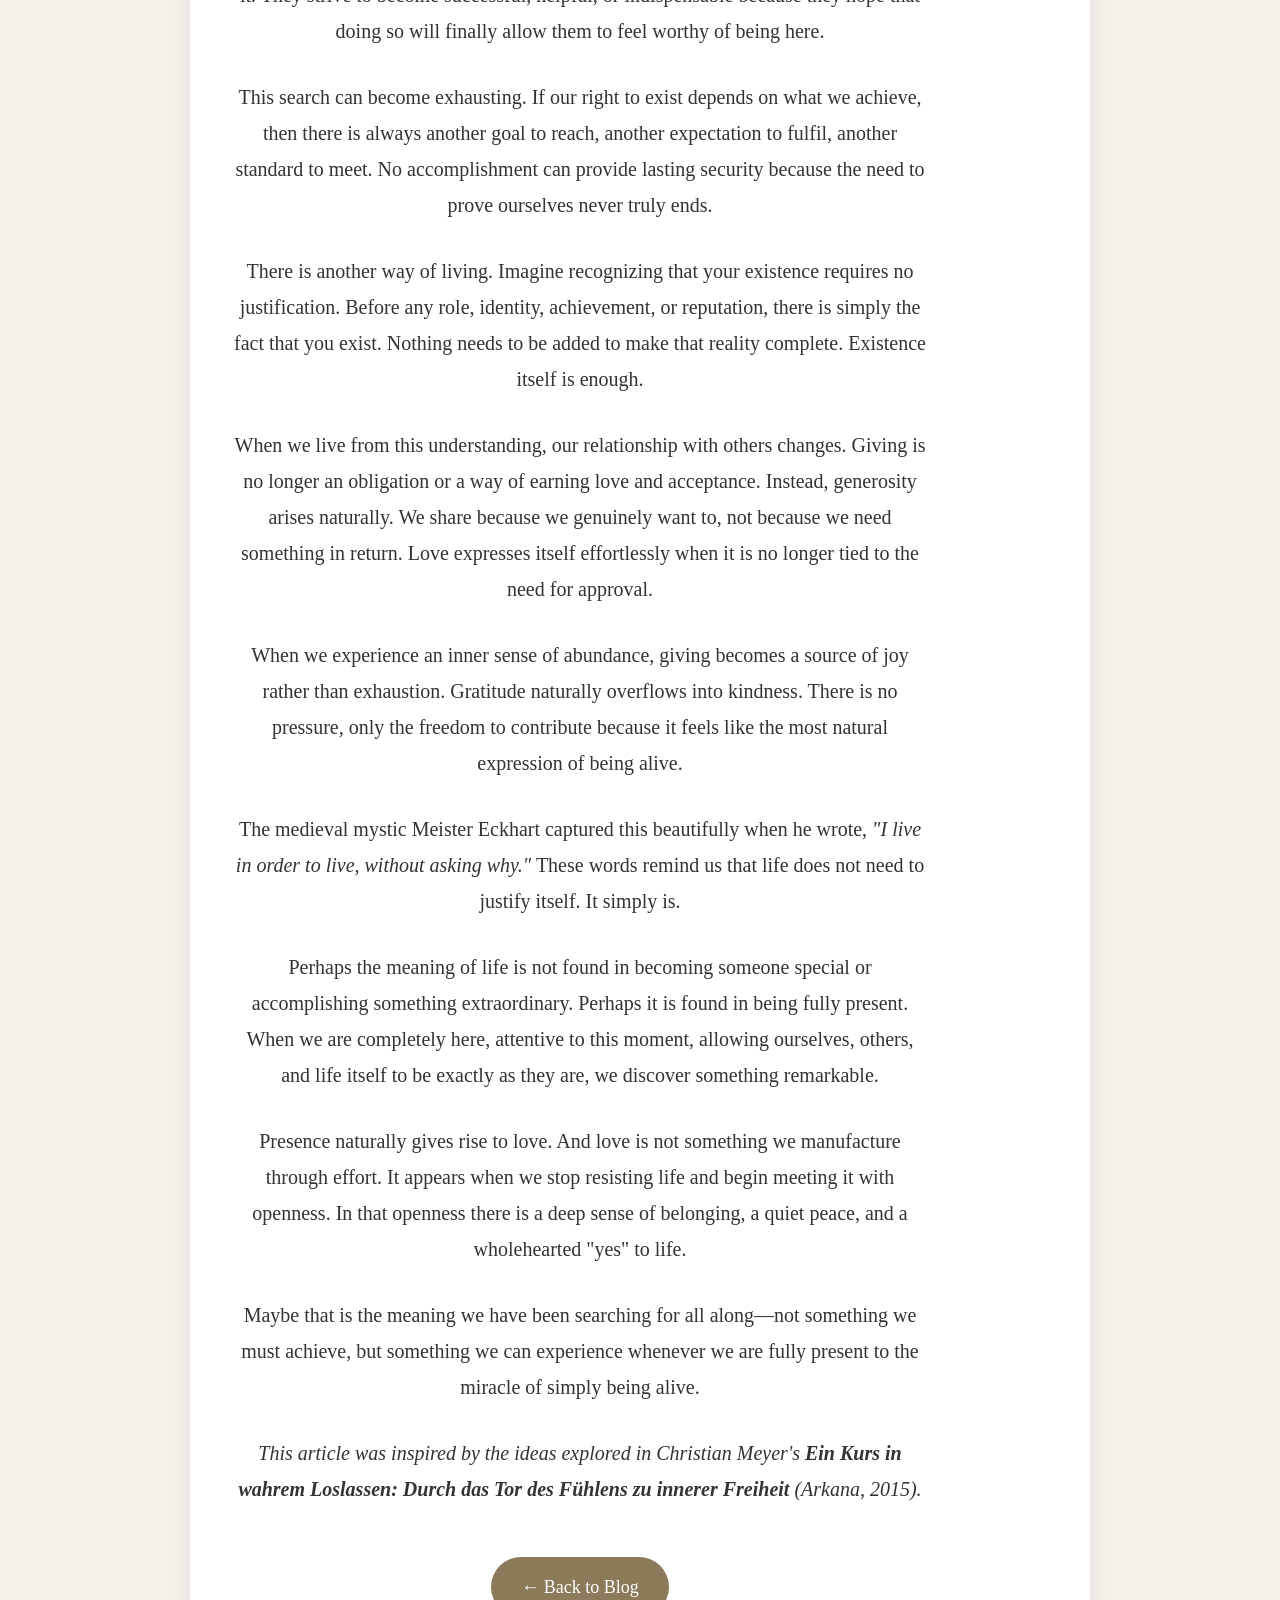
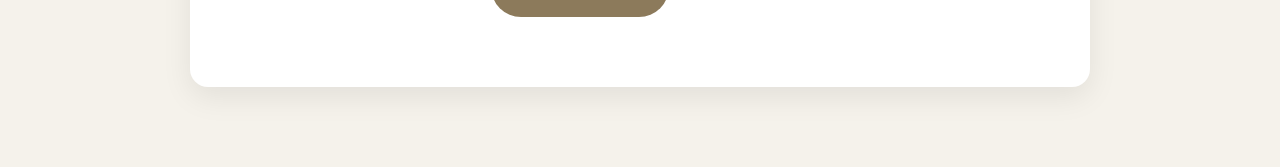
<file: meaning.html>
<!DOCTYPE html>
<html lang="en">
<head>
    <meta charset="UTF-8">
    <meta name="viewport" content="width=device-width, initial-scale=1.0">
    <title>Blog | Inside Bodywork</title>

    <link rel="stylesheet" href="css/style.css">
</head>

<body>

<header>
    <nav>
        <div class="logo">Inside Bodywork</div>

        <div class="menu-toggle">☰</div>

<ul class="menu">
<li><a href="index.html#home">Home</a></li>
<li><a href="index.html#about">About Me</a></li>
<li><a href="index.html#offerings">Offerings</a></li>
<li><a href="blog.html">Blog</a></li>
<li><a href="index.html#contact">Contact</a></li>
</ul>
    </nav>
</header>

<section class="blog-post">

    <img src="images/meaning.png" alt="The Meaning of Life" class="blog-image">

    <h1>The Meaning of Life</h1>

    <p class="blog-date">July 2026</p>

    <p>When people reflect on the meaning of life, they often approach the question as they would any other practical question: What is something for? A chair exists to provide a place to sit. A knife is made to cut. We naturally assume that everything must have a purpose. It is therefore easy to extend the same way of thinking to ourselves and ask, "What is the purpose of my life?"</p>

    <p>But perhaps this is the wrong question. More often than not, what we really want to know is whether our life is useful. We wonder whether we contribute enough, whether we matter to others, or whether we have accomplished something significant. In other words, we try to measure the value of our existence by what we do rather than by the simple fact that we are.</p>

    <p>Modern society encourages this way of thinking. We are taught to value productivity, achievement, and success. It becomes easy to believe that our place in the world must be earned through effort, accomplishment, or service. Without realizing it, we begin to evaluate ourselves in the same way we evaluate tools: by their usefulness.</p>

    <p>Yet beneath this search for purpose often lies something much deeper—a quiet uncertainty about our own existence. Many people do not fully experience their existence as something natural and unquestionable. Instead, they feel they must justify it. They strive to become successful, helpful, or indispensable because they hope that doing so will finally allow them to feel worthy of being here.</p>

    <p>This search can become exhausting. If our right to exist depends on what we achieve, then there is always another goal to reach, another expectation to fulfil, another standard to meet. No accomplishment can provide lasting security because the need to prove ourselves never truly ends.</p>

    <p>There is another way of living. Imagine recognizing that your existence requires no justification. Before any role, identity, achievement, or reputation, there is simply the fact that you exist. Nothing needs to be added to make that reality complete. Existence itself is enough.</p>

    <p>When we live from this understanding, our relationship with others changes. Giving is no longer an obligation or a way of earning love and acceptance. Instead, generosity arises naturally. We share because we genuinely want to, not because we need something in return. Love expresses itself effortlessly when it is no longer tied to the need for approval.</p>

    <p>When we experience an inner sense of abundance, giving becomes a source of joy rather than exhaustion. Gratitude naturally overflows into kindness. There is no pressure, only the freedom to contribute because it feels like the most natural expression of being alive.</p>

    <p>The medieval mystic Meister Eckhart captured this beautifully when he wrote, <em>"I live in order to live, without asking why."</em> These words remind us that life does not need to justify itself. It simply is.</p>

    <p>Perhaps the meaning of life is not found in becoming someone special or accomplishing something extraordinary. Perhaps it is found in being fully present. When we are completely here, attentive to this moment, allowing ourselves, others, and life itself to be exactly as they are, we discover something remarkable.</p>

    <p>Presence naturally gives rise to love. And love is not something we manufacture through effort. It appears when we stop resisting life and begin meeting it with openness. In that openness there is a deep sense of belonging, a quiet peace, and a wholehearted "yes" to life.</p>

    <p>Maybe that is the meaning we have been searching for all along—not something we must achieve, but something we can experience whenever we are fully present to the miracle of simply being alive.</p>

    <p><em>This article was inspired by the ideas explored in Christian Meyer's <strong>Ein Kurs in wahrem Loslassen: Durch das Tor des Fühlens zu innerer Freiheit</strong> (Arkana, 2015).</em></p>

    <p style="text-align:center; margin-top:50px;">
        <a href="blog.html" class="button">← Back to Blog</a>
    </p>

</section>
</section>

<script>
const menuToggle = document.querySelector(".menu-toggle");
const menu = document.querySelector(".menu");

menuToggle.addEventListener("click", () => {
    menu.classList.toggle("active");
});

// Mobile dropdowns
document.querySelectorAll(".dropdown > a").forEach(item => {
    item.addEventListener("click", function(e) {
        if (window.innerWidth <= 768) {
            e.preventDefault();
            this.parentElement.classList.toggle("open");
        }
    });
});

// Close menu only when a submenu item is clicked
document.querySelectorAll(".submenu a").forEach(link => {
    link.addEventListener("click", () => {
        menu.classList.remove("active");
    });
});
</script>
</body>
</html>
</file>
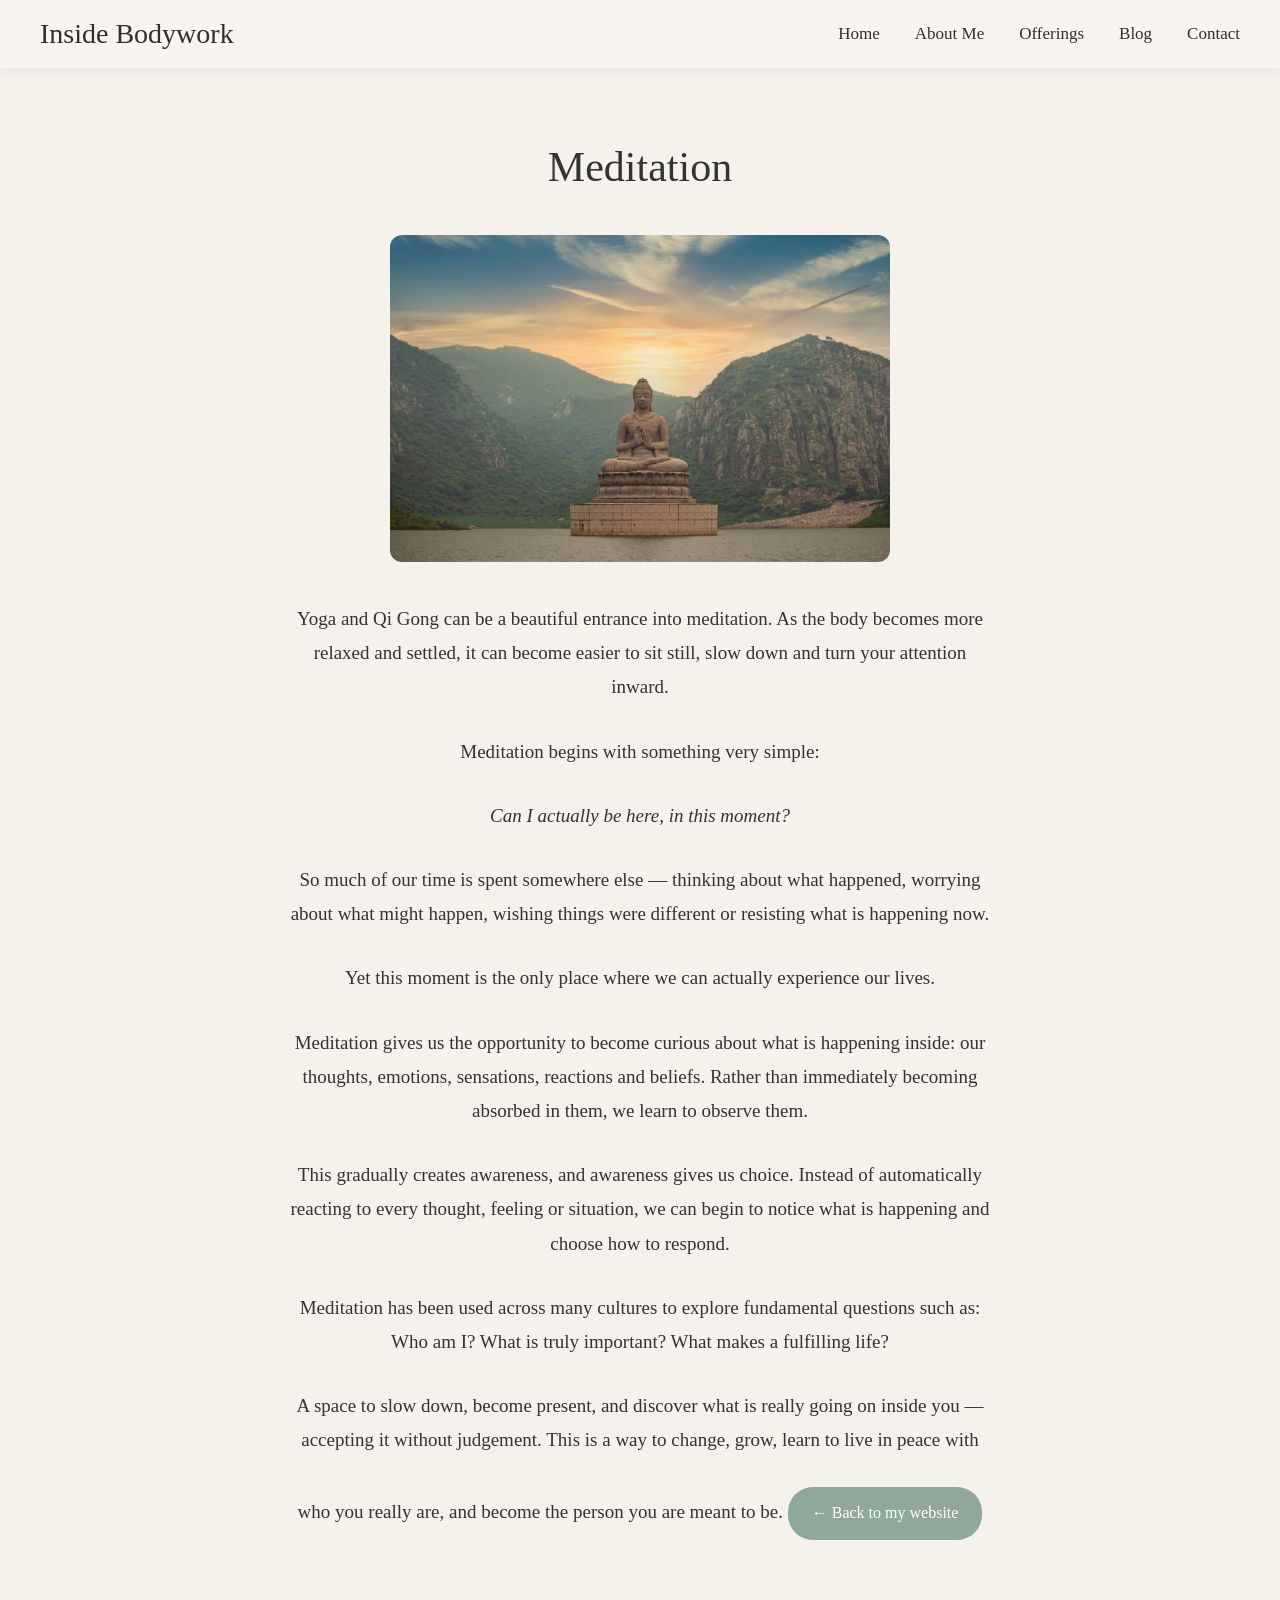
<file: meditation.html>
<!DOCTYPE html>
<html lang="en">
<head>
    <meta charset="UTF-8">
    <meta name="viewport" content="width=device-width, initial-scale=1.0">

    <title>Meditation | Inside Bodywork</title>

    <link rel="stylesheet" href="css/style.css">
</head>
<header>
    <nav>
        <div class="logo">Inside Bodywork</div>

        <div class="menu-toggle">☰</div>

        <ul class="menu">
            <li><a href="index.html#home">Home</a></li>
            <li><a href="index.html#about">About Me</a></li>
            <li><a href="index.html#offerings">Offerings</a></li>
            <li><a href="blog.html">Blog</a></li>
            <li><a href="index.html#contact">Contact</a></li>
        </ul>
    </nav>
</header>
<body>

    <main class="approach-page">

        <h1>Meditation</h1>

        <div class="therapy-image">
            <img src="images/Meditate1.jpg" alt="Meditation">
        </div>

        <p>
            Yoga and Qi Gong can be a beautiful entrance into meditation. As the body
            becomes more relaxed and settled, it can become easier to sit still, slow
            down and turn your attention inward.
        </p>

        <p>
            Meditation begins with something very simple:
        </p>

        <p>
            <em>Can I actually be here, in this moment?</em>
        </p>

        <p>
            So much of our time is spent somewhere else — thinking about what happened,
            worrying about what might happen, wishing things were different or resisting
            what is happening now.
        </p>

        <p>
            Yet this moment is the only place where we can actually experience our lives.
        </p>

        <p>
            Meditation gives us the opportunity to become curious about what is happening
            inside: our thoughts, emotions, sensations, reactions and beliefs. Rather
            than immediately becoming absorbed in them, we learn to observe them.
        </p>

        <p>
            This gradually creates awareness, and awareness gives us choice. Instead of
            automatically reacting to every thought, feeling or situation, we can begin
            to notice what is happening and choose how to respond.
        </p>

        <p>
            Meditation has been used across many cultures to explore fundamental questions
            such as: Who am I? What is truly important? What makes a fulfilling life?
        </p>

        <p>
    A space to slow down, become present, and discover what is really going on inside you — accepting it without judgement. This is a way to change, grow, learn to live in peace with who you really are, and become the person you are meant to be.
<a href="index.html#offerings" class="about-button">← Back to my website</a>
        

    </main>
<script>
const menuToggle = document.querySelector(".menu-toggle");
const menu = document.querySelector(".menu");

menuToggle.addEventListener("click", (event) => {
    event.stopPropagation();
    menu.classList.toggle("active");

    if (menu.classList.contains("active")) {
        menuToggle.textContent = "✕";
    } else {
        menuToggle.textContent = "☰";
    }
});

document.addEventListener("click", (event) => {
    if (
        menu.classList.contains("active") &&
        !menu.contains(event.target) &&
        !menuToggle.contains(event.target)
    ) {
        menu.classList.remove("active");
        menuToggle.textContent = "☰";
    }
});
</script>
</body>
</html>
</file>
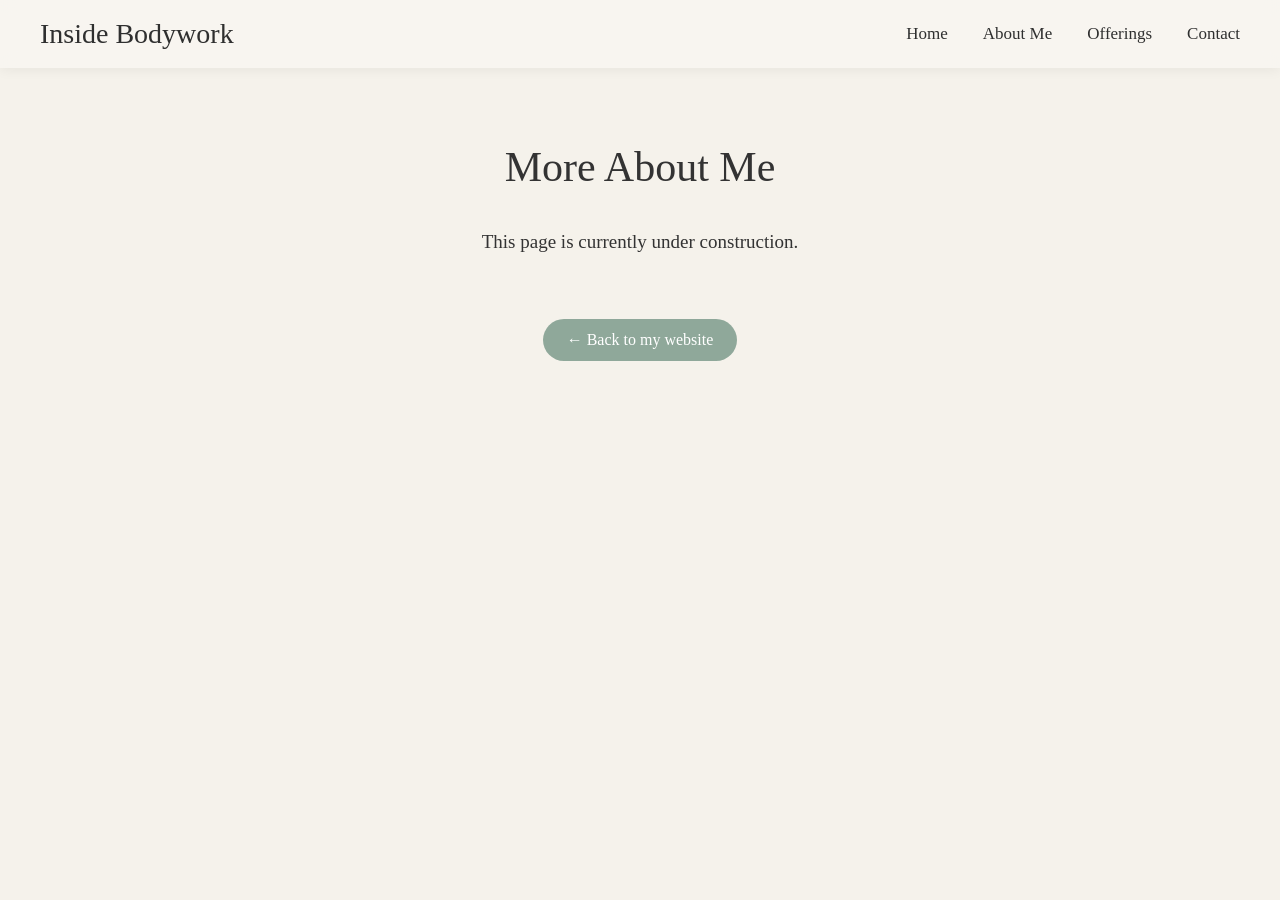
<file: MoreAboutMe.html>
<!DOCTYPE html>
<html lang="en">

<head>
    <meta charset="UTF-8">
    <meta name="viewport" content="width=device-width, initial-scale=1.0">
    <title>More About Me | Inside Bodywork</title>
    <link rel="stylesheet" href="css/style.css">
</head>
<header>
    <nav>
        <div class="logo">Inside Bodywork</div>

        <div class="menu-toggle">☰</div>

        <ul class="menu">
            <li><a href="index.html#home">Home</a></li>
            <li><a href="index.html#about">About Me</a></li>
            <li><a href="index.html#offerings">Offerings</a></li>
            <!-- <li><a href="blog.html">Blog</a></li> -->
            <li><a href="index.html#contact">Contact</a></li>
        </ul>
    </nav>
</header>
<body>

    <main class="approach-page">

        <h1>More About Me</h1>

<p>This page is currently under construction.</p>


        <a href="index.html" class="about-button">
            ← Back to my website
        </a>

</main>

<script>
const menuToggle = document.querySelector(".menu-toggle");
const menu = document.querySelector(".menu");

menuToggle.addEventListener("click", (event) => {
    event.stopPropagation();
    menu.classList.toggle("active");

    if (menu.classList.contains("active")) {
        menuToggle.textContent = "✕";
    } else {
        menuToggle.textContent = "☰";
    }
});

document.addEventListener("click", (event) => {
    if (
        menu.classList.contains("active") &&
        !menu.contains(event.target) &&
        !menuToggle.contains(event.target)
    ) {
        menu.classList.remove("active");
        menuToggle.textContent = "☰";
    }
});
</script>

</body>
</html>
</file>
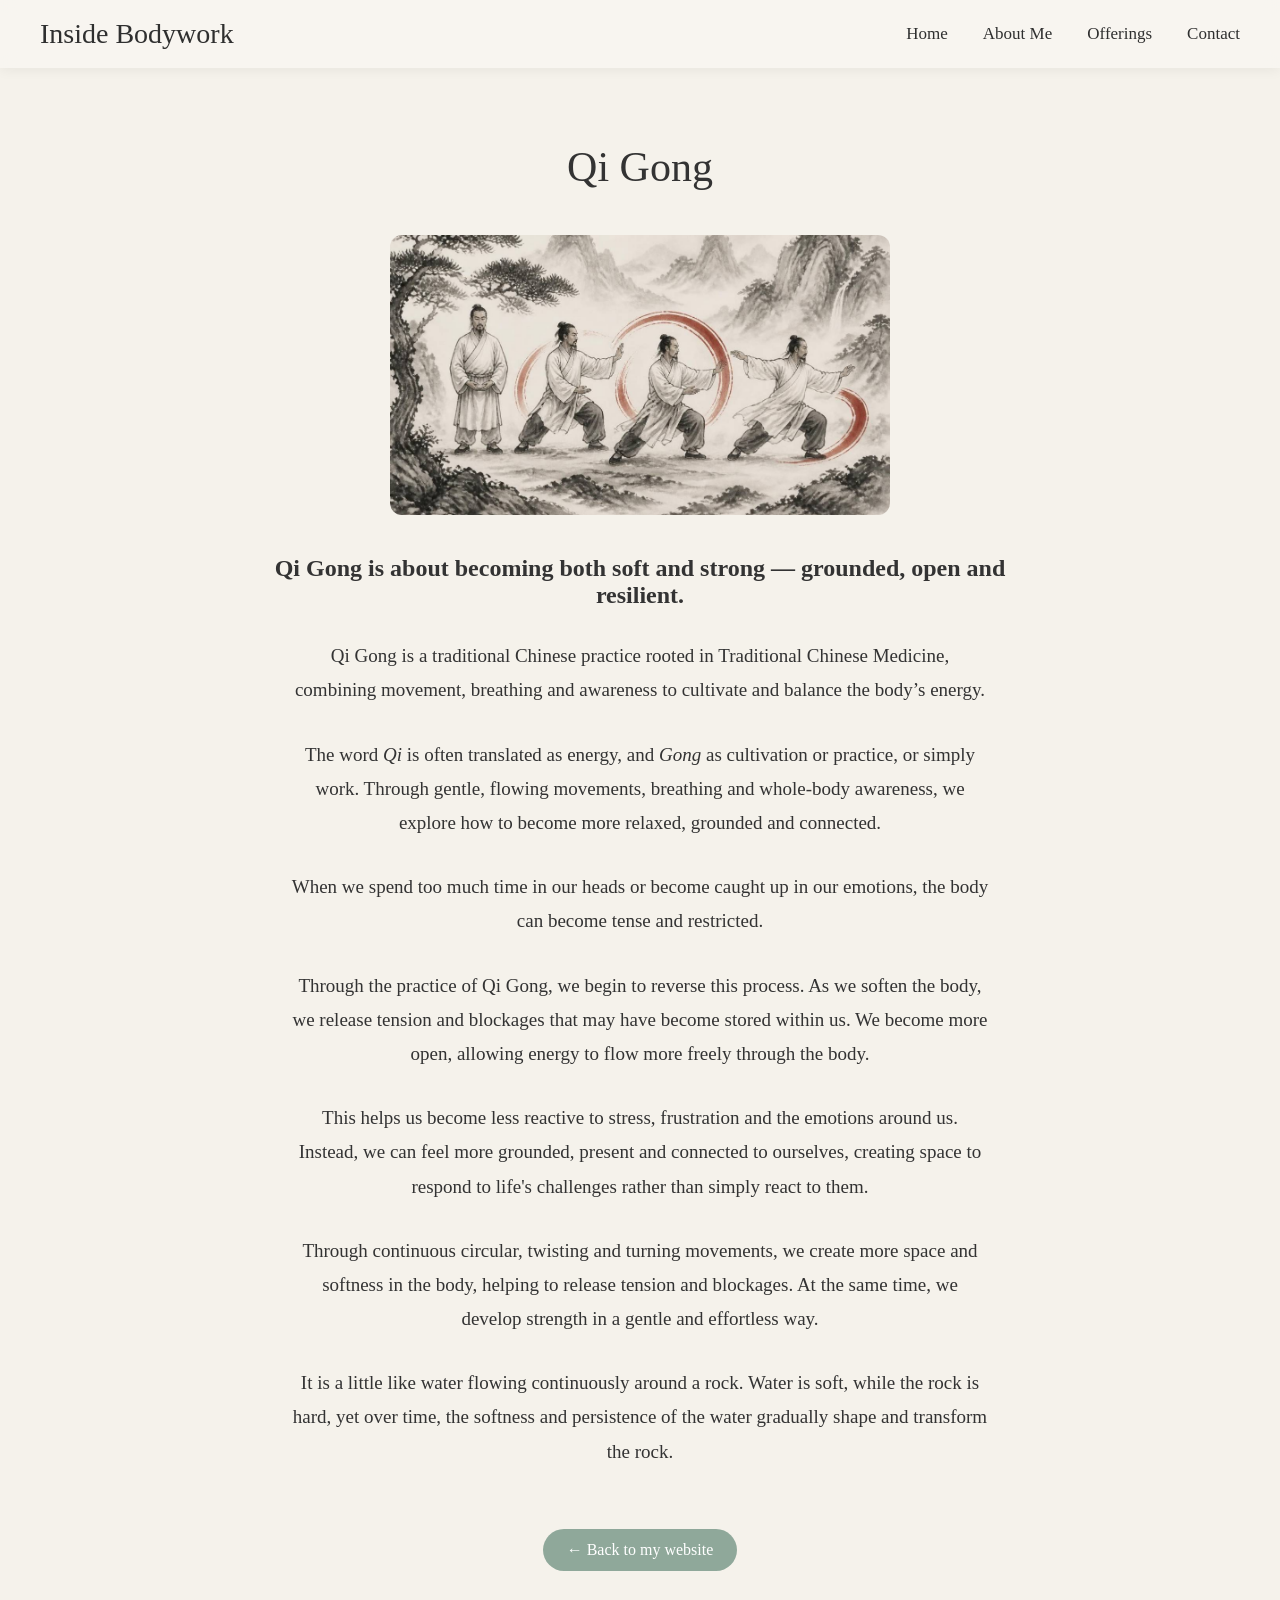
<file: QiGong.html>
<!DOCTYPE html>
<html lang="en">
<head>
    <meta charset="UTF-8">
    <meta name="viewport" content="width=device-width, initial-scale=1.0">

    <title>Qi Gong | Inside Bodywork</title>

    <link rel="stylesheet" href="css/style.css">
</head>

<body>

    <header>
        <nav>
            <div class="logo">Inside Bodywork</div>

            <div class="menu-toggle">☰</div>

            <ul class="menu">
                <li><a href="index.html#home">Home</a></li>
                <li><a href="index.html#about">About Me</a></li>
                <li><a href="index.html#offerings">Offerings</a></li>
                <!-- <li><a href="blog.html">Blog</a></li> -->
                <li><a href="index.html#contact">Contact</a></li>
            </ul>
        </nav>
    </header>

    <main class="approach-page">

        <h1>Qi Gong</h1>

        <div class="therapy-image">
            <img src="images/Qigong.drawing1.png" alt="Qi Gong">
        </div>

        <h2>Qi Gong is about becoming both soft and strong — grounded, open and resilient.</h2>

        <p>
    Qi Gong is a traditional Chinese practice rooted in Traditional Chinese Medicine,
    combining movement, breathing and awareness to cultivate and balance the body’s energy.
</p>

        <p>
            The word <em>Qi</em> is often translated as energy, and <em>Gong</em> as
            cultivation or practice, or simply work. Through gentle, flowing
            movements, breathing and whole-body awareness, we explore how to become
            more relaxed, grounded and connected.
        </p>

        <p>
When we spend too much time in our heads or become caught up in our emotions, the body can become tense and restricted.
        </p>

        <p>
            Through the practice of Qi Gong, we begin to reverse this process. As we soften the body, we release tension and blockages that may have become stored within us. We become more open, allowing energy to flow more freely through the body.
        </p>

        <p>
           This helps us become less reactive to stress, frustration and the emotions around us. Instead, we can feel more grounded, present and connected to ourselves, creating space to respond to life's challenges rather than simply react to them.
        </p>

        <p>
            Through continuous circular, twisting and turning movements, we create more space and softness in the body, helping to release tension and blockages. At the same time, we develop strength in a gentle and effortless way.
        </p>

        <p>
It is a little like water flowing continuously around a rock. Water is soft, while the rock is hard, yet over time, the softness and persistence of the water gradually shape and transform the rock.
        </p>

    

        <a href="index.html#offerings" class="about-button">
            ← Back to my website
        </a>

    </main>

<script>
const menuToggle = document.querySelector(".menu-toggle");
const menu = document.querySelector(".menu");

menuToggle.addEventListener("click", (event) => {
    event.stopPropagation();
    menu.classList.toggle("active");

    if (menu.classList.contains("active")) {
        menuToggle.textContent = "✕";
    } else {
        menuToggle.textContent = "☰";
    }
});

document.addEventListener("click", (event) => {
    if (
        menu.classList.contains("active") &&
        !menu.contains(event.target) &&
        !menuToggle.contains(event.target)
    ) {
        menu.classList.remove("active");
        menuToggle.textContent = "☰";
    }
});
</script>

</body>
</html>
</file>
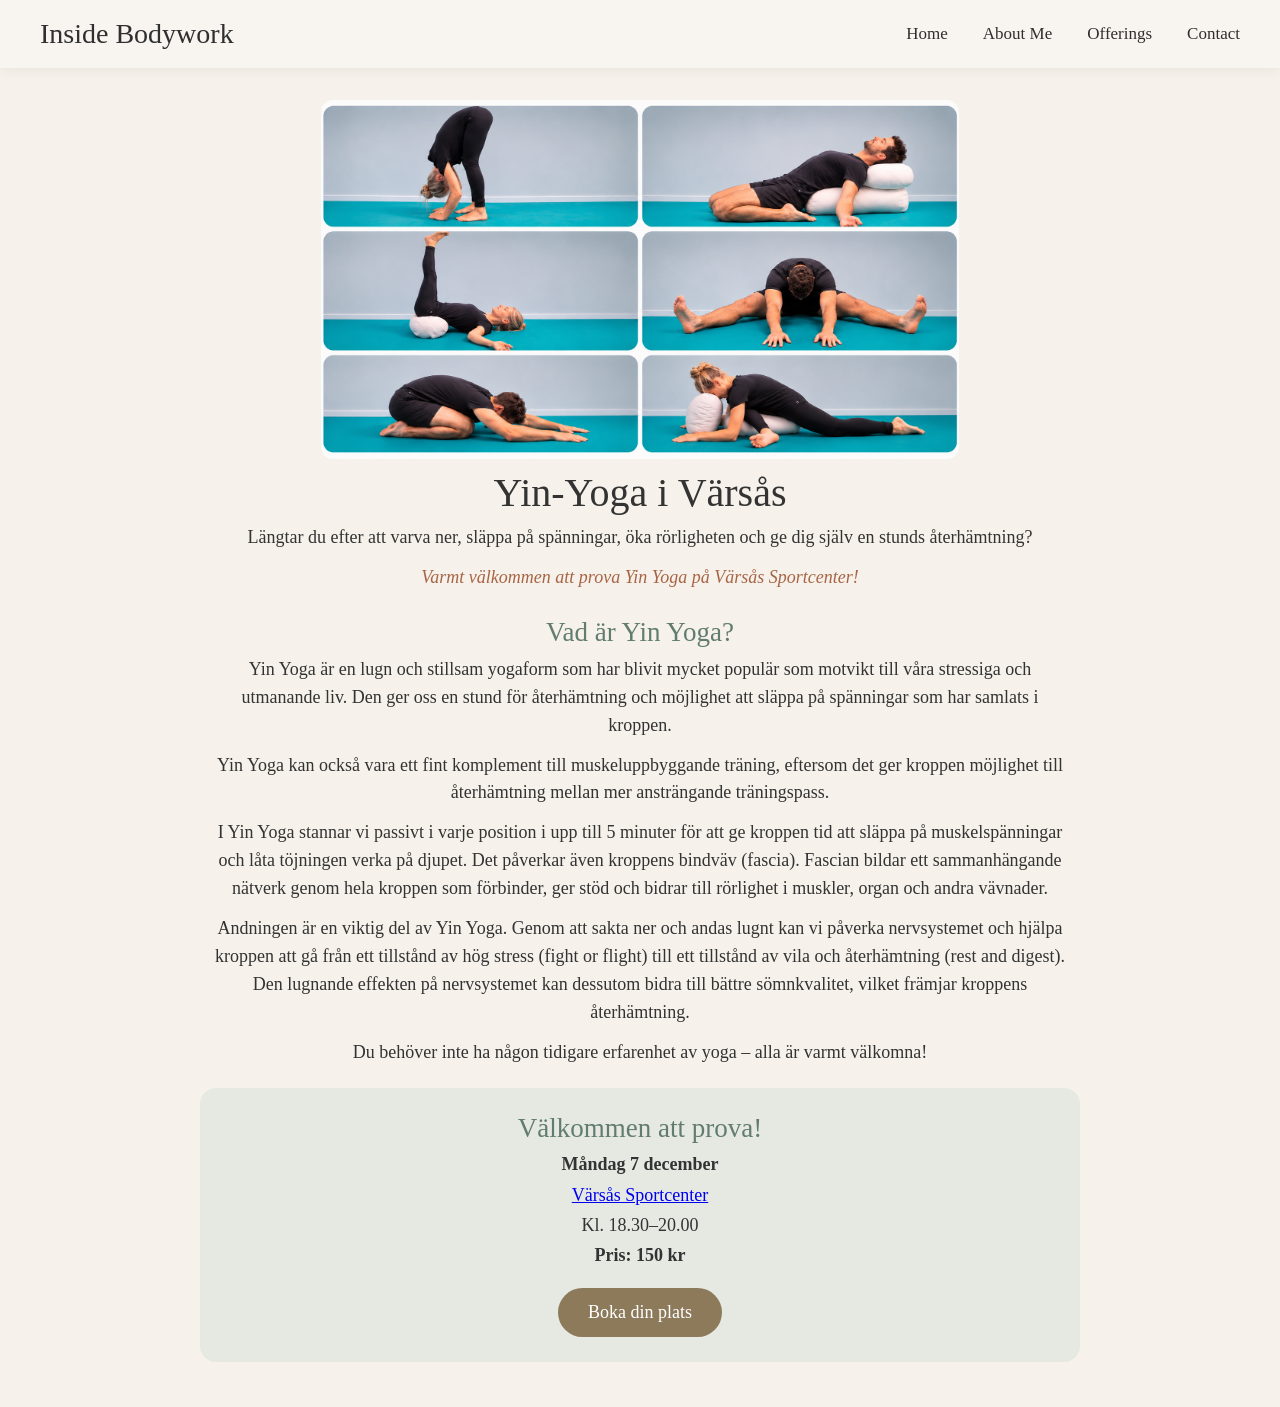
<file: yin-yoga-varsas.html>
<!DOCTYPE html>
<html lang="sv">

<head>
    <meta charset="UTF-8">
    <meta name="viewport" content="width=device-width, initial-scale=1.0">

    <title>Yin Yoga i Värsås | Inside Bodywork</title>

    <link rel="stylesheet" href="css/style.css">

    <style>
/* PAGE */
.yin-page {
    background: #f6f2eb;
    color: #333;
    padding: 100px 20px 45px;
}

/* ALL CONTENT IN ONE CENTERED COLUMN */
.yin-container {
    width: 100%;
    max-width: 900px;
    margin: 0 auto;
    display: flex;
    flex-direction: column;
    align-items: center;
}

/* PHOTO */
.yin-collage {
    display: block;
    width: 100%;
    max-width: 638px;
    margin: 30px auto 0;
}

.yin-collage img {
    display: block;
    width: 100%;
    height: auto;
    border-radius: 12px;
}

/* INTRODUCTION */
.yin-hero {
    display: block;
    width: 90%;
    max-width: 850px;
    margin: 0 auto;
    text-align: center;
}

.yin-hero h1 {
    font-size: 40px;
    font-weight: normal;
    margin-bottom: 8px;
    text-align: center;
}

.yin-subtitle {
    font-size: 21px;
    font-style: italic;
    color: #8d795f;
    text-align: center;
}

.yin-page h2 {
    font-size: 27px;
    font-weight: normal;
    color: #627c70;
    margin-top: 25px;
    margin-bottom: 8px;
    text-align: center;
}

.yin-page p {
    font-size: 18px;
    line-height: 1.55;
    margin: 0 0 12px;
    text-align: center;
}

/* BOOKING */
.yin-booking {
    display: block;
    width: 90%;
    max-width: 850px;
    margin: 10px auto 0;
    padding: 25px 15px;
    background: #e5e9e2;
    border-radius: 16px;
    text-align: center;
}

.yin-booking h2 {
    margin-top: 0;
}

.yin-booking p {
    margin: 5px 0;
    line-height: 1.4;
    text-align: center;
}

.yin-booking .button {
    display: inline-block;
    margin: 15px auto 0;
}

/* MOBILE */
@media (max-width: 600px) {
    .yin-hero h1 {
        font-size: 32px;
    }

    .yin-page p {
        font-size: 16px;
    }
}
/* SAMMA MITTLINJE FÖR ALLT INNEHÅLL */

.yin-page .yin-container {
    display: flex !important;
    flex-direction: column !important;
    align-items: center !important;
    width: 100% !important;
    max-width: 1100px !important;
    margin: 0 auto !important;
}

.yin-page .yin-collage {
    width: 100% !important;
    max-width: 638px !important;
    margin: 0 auto 20px !important;
}

.yin-page .yin-hero,
.yin-page .yin-booking {
    width: 100% !important;
    max-width: 850px !important;
    margin-left: auto !important;
    margin-right: auto !important;
    text-align: center !important;
}

.yin-page .yin-hero *,
.yin-page .yin-booking * {
    text-align: center !important;
}
/* Centrera varje textstycke under rubriken */
.yin-page .yin-hero p {
    display: block !important;
    width: 100% !important;
    max-width: 100% !important;
    margin-left: auto !important;
    margin-right: auto !important;
    text-align: center !important;
    box-sizing: border-box;
}
/* JUSTERA BOKNINGSTEXTEN */
.yin-page .yin-booking p {
    text-align: center !important;
    width: 100%;
    margin: 5px auto !important;
}

/* MINDRE AVSTÅND MELLAN BILD OCH RUBRIK */
.yin-page .yin-collage {
    margin-bottom: 10px !important;
}

.yin-page .yin-hero {
    margin-top: 0 !important;
    padding-top: 0 !important;
}

.yin-page .yin-hero h1 {
    margin-top: 0 !important;
}
.welcome-text {
    font-style: italic;
    color: #A76545;
    font-size: 1.15em;
    margin: 20px 0 30px;
}
    </style>

</head>


<body>

<!-- HEADER -->

<header>

<nav>
    <div class="logo">Inside Bodywork</div>
    <div class="menu-toggle">☰</div>

    <ul class="menu">

<li><a href="index.html">Home</a></li>
<li><a href="index.html#about">About Me</a></li>
<li><a href="index.html#offerings">Offerings</a></li>
<li><a href="index.html#contact">Contact</a></li>

        </ul>

    </nav>

</header>


<!-- MAIN CONTENT -->

<main class="yin-page">

<div class="yin-container">

    <div class="yin-collage">
        <img src="images/YINcollage.png"
             alt="Restorative Yin Yoga poses">
    </div>

    <!-- INTRODUCTION -->


<section class="yin-hero">

    <h1>Yin-Yoga i Värsås</h1>

    <p>
        Längtar du efter att varva ner, släppa på spänningar,
        öka rörligheten och ge dig själv en stunds återhämtning?
    </p>

<p class="welcome-text">
    Varmt välkommen att prova Yin Yoga på Värsås Sportcenter!
</p>

    <h2>Vad är Yin Yoga?</h2>

    <p>
        Yin Yoga är en lugn och stillsam yogaform som har blivit
        mycket populär som motvikt till våra stressiga och
        utmanande liv. Den ger oss en stund för återhämtning
        och möjlighet att släppa på spänningar som har samlats
        i kroppen.
    </p>

    <p>
        Yin Yoga kan också vara ett fint komplement till
        muskeluppbyggande träning, eftersom det ger kroppen
        möjlighet till återhämtning mellan mer ansträngande
        träningspass.
    </p>

    <p>
        I Yin Yoga stannar vi passivt i varje position i upp till
        5 minuter för att ge kroppen tid att släppa på
        muskelspänningar och låta töjningen verka på djupet.
        Det påverkar även kroppens bindväv (fascia). Fascian
        bildar ett sammanhängande nätverk genom hela kroppen
        som förbinder, ger stöd och bidrar till rörlighet i
        muskler, organ och andra vävnader.
    </p>

    <p>
        Andningen är en viktig del av Yin Yoga. Genom att sakta
        ner och andas lugnt kan vi påverka nervsystemet och
        hjälpa kroppen att gå från ett tillstånd av hög stress
        (fight or flight) till ett tillstånd av vila och återhämtning
        (rest and digest). Den lugnande effekten på nervsystemet
        kan dessutom bidra till bättre sömnkvalitet, vilket
        främjar kroppens återhämtning.
    </p>

    <p>
        Du behöver inte ha någon tidigare erfarenhet av yoga –
        alla är varmt välkomna!
    </p>

</section>


    <!-- BOOKING AT THE END -->

    <section class="yin-booking">

        <h2>Välkommen att prova!</h2>

        <p>
            <strong>Måndag 7 december</strong>
        </p>

<p>
    <a href="https://maps.app.goo.gl/ogZar9BT6gsycEP79"
       target="_blank"
       rel="noopener noreferrer">
        Värsås Sportcenter
    </a>
</p>

        <p>Kl. 18.30–20.00</p>

        <p>
            <strong>Pris: 150 kr</strong>
        </p>

        <a href="index.html#contact" class="button">
    Boka din plats
</a>

    </section>


</div>

</main>

<script>
const menuToggle = document.querySelector(".menu-toggle");
const menu = document.querySelector(".menu");

menuToggle.addEventListener("click", (event) => {
    event.stopPropagation();
    menu.classList.toggle("active");

    if (menu.classList.contains("active")) {
        menuToggle.textContent = "X";
    } else {
        menuToggle.textContent = "☰";
    }
});
</script>
</body>
</html>
</file>
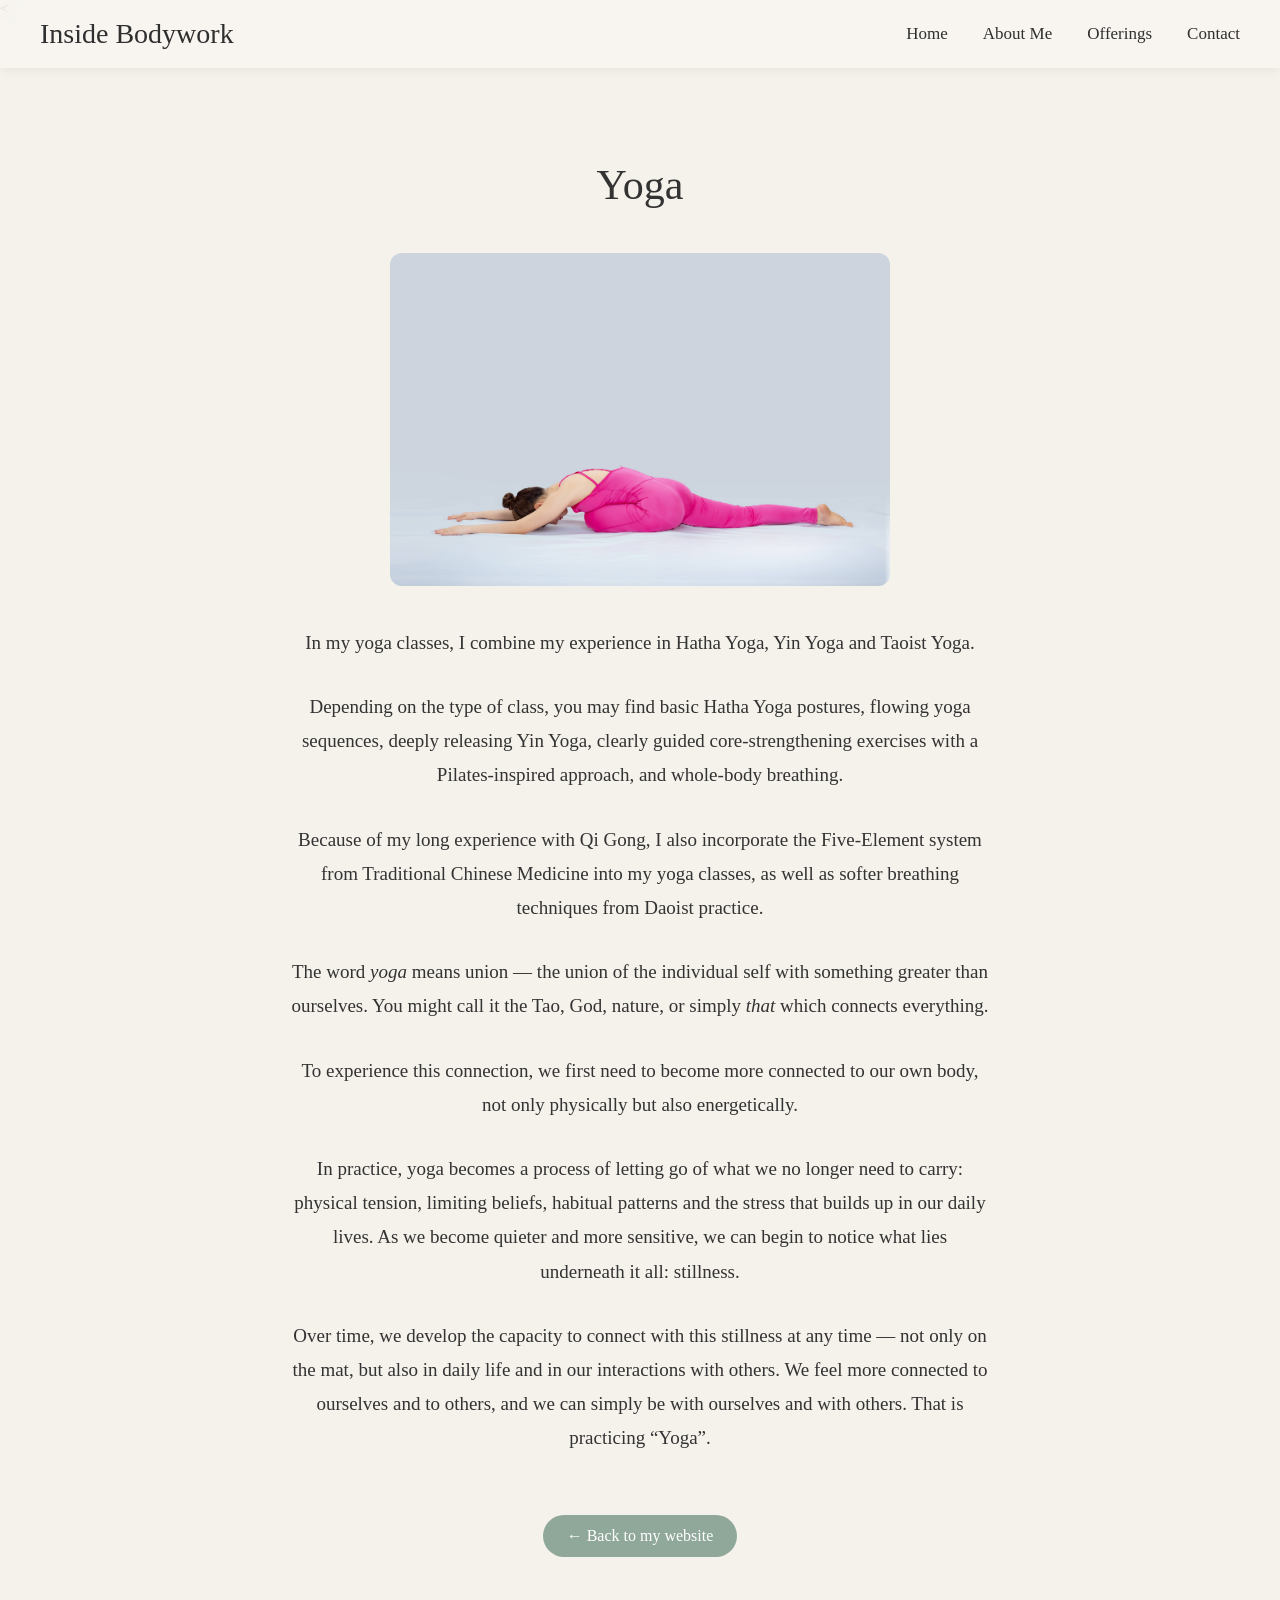
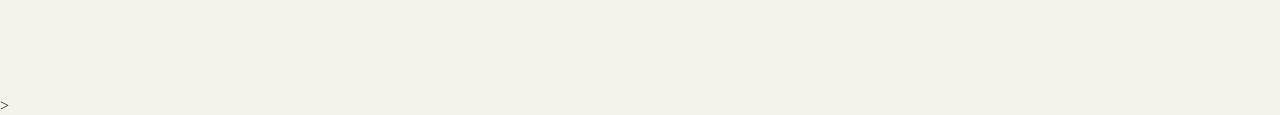
<file: yoga.html>
<!DOCTYPE html>
<html lang="en">
<head>
    <meta charset="UTF-8">
    <meta name="viewport" content="width=device-width, initial-scale=1.0">

    <title>Yoga | Inside Bodywork</title>

    <link rel="stylesheet" href="css/style.css">
</head>

<<body>

    <header>
        <nav>
            <div class="logo">Inside Bodywork</div>

            <div class="menu-toggle">☰</div>

            <ul class="menu">
                <li><a href="index.html#home">Home</a></li>
                <li><a href="index.html#about">About Me</a></li>
                <li><a href="index.html#offerings">Offerings</a></li>
                <!-- <li><a href="blog.html">Blog</a></li> -->
                <li><a href="index.html#contact">Contact</a></li>
            </ul>
        </nav>
    </header>

    <main class="approach-page">

        <h1>Yoga</h1>

        <div class="therapy-image">
            <img src="images/yoga.pigeon.jpg" alt="Yoga">
        </div>

        <p>
            In my yoga classes, I combine my experience in Hatha Yoga, Yin Yoga and Taoist Yoga.
        </p>

        <p>
            Depending on the type of class, you may find basic Hatha Yoga postures, flowing yoga sequences, deeply releasing Yin Yoga, clearly guided core-strengthening exercises with a Pilates-inspired approach, and whole-body breathing.
        </p>

        <p>
            Because of my long experience with Qi Gong, I also incorporate the Five-Element system from Traditional Chinese Medicine into my yoga classes, as well as softer breathing techniques from Daoist practice.
        </p>

        <p>
            The word <em>yoga</em> means union — the union of the individual self with something greater than ourselves. You might call it the Tao, God, nature, or simply <em>that</em> which connects everything.
        </p>

        <p>
            To experience this connection, we first need to become more connected to our own body, not only physically but also energetically.
        </p>

        <p>
            In practice, yoga becomes a process of letting go of what we no longer need to carry: physical tension, limiting beliefs, habitual patterns and the stress that builds up in our daily lives. As we become quieter and more sensitive, we can begin to notice what lies underneath it all: stillness.
        </p>

        <p>
            Over time, we develop the capacity to connect with this stillness at any time — not only on the mat, but also in daily life and in our interactions with others. We feel more connected to ourselves and to others, and we can simply be with ourselves and with others. That is practicing “Yoga”.
        </p>

        <a href="index.html#offerings" class="about-button">← Back to my website</a>

    </main>

<script>
const menuToggle = document.querySelector(".menu-toggle");
const menu = document.querySelector(".menu");

menuToggle.addEventListener("click", (event) => {
    event.stopPropagation();
    menu.classList.toggle("active");

    if (menu.classList.contains("active")) {
        menuToggle.textContent = "✕";
    } else {
        menuToggle.textContent = "☰";
    }
});

document.addEventListener("click", (event) => {
    if (
        menu.classList.contains("active") &&
        !menu.contains(event.target) &&
        !menuToggle.contains(event.target)
    ) {
        menu.classList.remove("active");
        menuToggle.textContent = "☰";
    }
});
</script>>

</body>
</html>
</file>
<file: css/style.css>
body {
    margin: 0;
    background: #f5f2eb;
    color: #333;
    font-family: Georgia, serif;
}

h1 {
    text-align: center;
    margin-top: 120px;
    font-size: 60px;
    font-weight: normal;
}

p {
    width: 700px;
    max-width: 90%;
    margin: 30px auto;
    text-align: center;
    font-size: 20px;
    line-height: 1.7;
}

/* ---------- Navigation ---------- */

header {
    position: fixed;
    top: 0;
    width: 100%;
    background: rgba(248,246,242,0.75);
    backdrop-filter: blur(8px);
    box-shadow: 0 2px 12px rgba(0,0,0,0.06);
    z-index: 1000;
}

nav {
    max-width: 1200px;
    margin: auto;
    padding: 18px 40px;
    display: flex;
    justify-content: space-between;
    align-items: center;
    position: relative;
}

.logo {
    font-size: 28px;
    font-weight: 500;
    color: #2F2F2F;
}

.menu {
    display: flex;
    list-style: none;
    gap: 35px;
    margin: 0;
    padding: 0;
}

.menu li {
    list-style: none;
}

.menu a {
    text-decoration: none;
    color: #2F2F2F;
    font-size: 17px;
    transition: color .3s;
}

.menu a:hover {
    color: #6F8A69;
}

.menu-toggle {
    display: none;
    font-size: 32px;
    cursor: pointer;
}

/* ---------- Dropdown menu ---------- */

.dropdown {
    position: relative;
}

.submenu {
    display: none;
    position: absolute;
    top: 100%;
    left: 0;
    background: white;
    min-width: 240px;
    list-style: none;
    padding: 10px 0;
    margin: 0;
    border-radius: 10px;
    box-shadow: 0 8px 20px rgba(0,0,0,0.12);
    z-index: 1000;
}

.submenu li {
    padding: 0;
}

.submenu a {
    display: block;
    padding: 12px 20px;
    color: #2F2F2F;
    text-decoration: none;
    font-size: 16px;
}

.submenu a:hover {
    background: #f8f5ef;
    color: #6F8A69;
}

.dropdown:hover .submenu {
    display: block;
}

/* ---------- Mobile navigation ---------- */

@media (max-width: 768px) {

    nav {
        padding: 18px 20px;
    }

    .menu-toggle {
        display: block;
    }

    .menu {
        display: none;
        position: absolute;
        top: 70px;
        left: 0;
        right: 0;
        width: 100%;
        background: #f8f5ef;
        flex-direction: column;
        align-items: center;
        gap: 22px;
        padding: 25px 0;
        box-shadow: 0 10px 20px rgba(0,0,0,.08);
    }

    .menu.active {
        display: flex;
    }

    .dropdown {
        width: 100%;
        text-align: center;
    }

    .dropdown.open .submenu {
        display: block;
    }

    .dropdown > a {
        cursor: pointer;
    }

    .submenu {
        position: static;
        width: 90%;
        margin: 10px auto 0;
        padding: 8px 0;
        background: #fff;
        border-radius: 14px;
        box-shadow: 0 8px 18px rgba(0,0,0,0.08);
    }

    .submenu li {
        width: 100%;
    }

    .submenu a {
        display: block;
        padding: 14px 18px;
        text-align: center;
        font-size: 16px;
        color: #444;
        border-bottom: 1px solid #ececec;
    }

    .submenu li:last-child a {
        border-bottom: none;
    }

    .submenu a:hover {
        background: #f8f5ef;
        color: #6F8A69;
    }
}

/* ---------- Hero ---------- */

.hero {
    height: 100vh;
    background-image: url("../images/Sea (2).jpg");
    background-size: cover;
    background-position: center;
    background-repeat: no-repeat;
    display: flex;
    flex-direction: column;
    justify-content: center;
    align-items: center;
    text-align: center;
    color: white;
    position: relative;
}

.hero::before {
    content: "";
    position: absolute;
    inset: 0;
    pointer-events: none;
}

.hero h1,
.hero p,
.hero .button {
    position: relative;
    z-index: 2;
}

.hero h1 {
    font-size: 40px;
}

.button {
    display: inline-block;
    margin-top: 35px;
    padding: 14px 30px;
    background: #8C7A5B;
    color: white;
    text-decoration: none;
    border-radius: 30px;
    font-size: 18px;
    transition: background 0.3s ease;
}

.button:hover {
    background: #5b7356;
}

/* ---------- About ---------- */

.about {
    padding: 30px 40px;
    background: #F7F2EB;
}

.about h2 {
    text-align: center;
    font-size: 30px;
    margin-bottom: 30px;
}

.about p {
    max-width: 800px;
    margin: 0 auto;
    text-align: center;
    font-size: 20px;
    line-height: 1.8;
}

.about-container {
    max-width: 1100px;
    margin: 0 auto;
    display: flex;
    align-items: center;
    gap: 60px;
}

.about-image img {
    width: 220px;
    height: auto;
    border-radius: 20px;
    margin-top: 130px;
}

.about-text {
    flex: 1;
}

/* ---------- How I Work ---------- */

.how {
    padding: 120px 40px;
    background: #f8f5ef;
    text-align: center;
}

.how h2 {
    font-size: 32px;
    margin-bottom: 70px;
}

.cards {
    max-width: 1200px;
    margin: auto;
    display: flex;
    gap: 30px;
    justify-content: center;
    flex-wrap: wrap;
}

.card {
    background: white;
    width: 320px;
    padding: 40px 30px;
    border-radius: 18px;
    box-shadow: 0 10px 25px rgba(0,0,0,0.08);
    transition: 0.3s;
}

.card:hover {
    transform: translateY(-8px);
    box-shadow: 0 20px 40px rgba(0,0,0,0.12);
}

.card h3 {
    margin-bottom: 20px;
    font-size: 26px;
}

.card p {
    margin: 0;
    font-size: 18px;
    line-height: 1.8;
}

/* ---------- Mobile homepage ---------- */

@media (max-width: 768px) {

    .about-container {
        display: flex;
        flex-direction: column;
        align-items: center;
        gap: 30px;
        width: 100%;
        max-width: 100%;
    }

    .about-image {
        margin-bottom: 30px;
    }

    .about-image img {
        width: 180px;
        margin-top: 40px;
    }

    .about-text {
        flex: none;
        width: 100%;
        max-width: 100%;
        padding: 0 20px;
        box-sizing: border-box;
    }

    .about p {
        width: auto;
        max-width: 100%;
        font-size: 20px;
    }

    .cards {
        flex-direction: column;
        align-items: center;
    }

    .card {
        width: 90%;
        margin-bottom: 25px;
    }

    .hero h1 {
        font-size: 40px;
    }

    .hero p {
        width: 90%;
        font-size: 20px;
    }

    .button {
        font-size: 20px;
        padding: 18px 30px;
    }
}

/* ---------- Construction message ---------- */

.construction {
    text-align: center;
    font-size: 20px;
    color: #c5c5c5 !important;
    margin-top: 30px;
    font-style: italic;
    letter-spacing: 0.5px;
}

/* ---------- Therapy section ---------- */

.therapy-section {
    max-width: 900px;
    margin: 0 auto;
    padding: 60px 20px;
    scroll-margin-top: 0px;
}

.therapy-image {
    display: flex;
    justify-content: center;
    margin: 40px 0;
}

.therapy-image img {
    width: 100%;
    max-width: 500px;
    height: auto;
    border-radius: 12px;
}

.therapy-content h2 {
    text-align: center;
    margin-bottom: 30px;
    font-size: 28px;
}

.therapy-content p {
    line-height: 1.8;
    margin-bottom: 22px;
}

/* ---------- Blog ---------- */

.blog-post {
    max-width: 900px;
    margin: 80px auto;
    background: white;
    border-radius: 18px;
    overflow: hidden;
    box-shadow: 0 10px 30px rgba(0,0,0,.08);
}

.blog-image {
    width: 50%;
    display: block;
    margin: 30px auto;
    border-radius: 12px;
}

.blog-post h2 {
    margin: 35px 40px 10px;
    font-size: 42px;
}

.blog-date {
    margin: 0 40px 20px;
    color: #888;
    font-style: italic;
}

.blog-post p {
    margin: 0 40px 30px;
    line-height: 1.8;
}

.blog-post .button {
    margin: 0 40px 40px;
    display: inline-block;
}

/* ---------- About / CV button ---------- */

.about-button {
    display: inline-block;
    margin-top: 20px;
    padding: 12px 24px;
    background-color: #8fa89a;
    color: white;
    text-decoration: none;
    border-radius: 25px;
    font-size: 16px;
    transition: all 0.3s ease;
}

.about-button:hover {
    background-color: #718c7e;
    transform: translateY(-2px);
}

/* ---------- CV page ---------- */

.cv-page {
    max-width: 900px;
    margin: 60px auto;
    padding: 0 40px;
    text-align: left;
}

.cv-page h1 {
    text-align: center;
    font-size: 48px;
    margin-bottom: 25px;
}

.cv-page h2 {
    text-align: left;
    font-size: 25px;
    margin-top: 50px;
    margin-bottom: 25px;
    text-decoration: underline;
}

.cv-page h2.cv-subtitle {
    text-decoration: none !important;
    font-size: 21px;
}

.cv-page h3 {
    text-align: left;
    font-size: 20px;
    margin-top: 35px;
    margin-bottom: 18px;
}

.cv-page .cv-intro {
    text-align: left;
    font-size: 17px;
    line-height: 1.5;
    margin-top: 0;
    margin-bottom: 8px;
}

.cv-page p {
    text-align: left;
    font-size: 16px;
    line-height: 1.5;
    margin: 0 0 8px 0;
}

/* ---------- CV mobile ---------- */

@media (max-width: 768px) {

    .cv-page {
        padding: 0 20px;
    }

    .cv-page .cv-intro {
        width: 100%;
        max-width: 100%;
        box-sizing: border-box;
    }
}
.therapy-title {
    font-size: 32px;
    font-weight: normal;
}
/* ---------- Approach page ---------- */

.approach-page {
    max-width: 800px;
    margin: 100px auto;
    padding: 40px;
    text-align: center;
}

.approach-page h1 {
    margin-top: 0;
    font-size: 42px;
    font-weight: normal;
    line-height: 1.3;
}

.approach-page p {
    max-width: 700px;
    font-size: 19px;
    line-height: 1.8;
    margin: 30px auto;
}

.approach-page .about-button {
    margin-top: 30px;
}
/* My Offerings */

.offerings {
    padding: 100px 40px;
    background: #f5f2eb;
    text-align: center;
}

.offerings h2 {
    font-size: 42px;
    font-weight: normal;
    margin-bottom: 50px;
}

.offering-cards {
    width: 900px;
    max-width: 90%;
    margin: 0 auto;
    display: grid;
    grid-template-columns: repeat(4, minmax(0, 1fr));
    gap: 18px;
}

.offering-card {
    background: #ffffff;
    padding: 14px;
    border-radius: 20px;
    box-shadow: 0 8px 25px rgba(0, 0, 0, 0.06);
}


.offering-card img {
    width: 100%;
    height: 180px;
    object-fit: cover;
    object-position: center 70%;
    border-radius: 14px;
}

.offering-card h3 {
    font-size: 26px;
    font-weight: normal;
    margin: 22px 0 15px;
}

.offering-card p {
    font-size: 17px;
    line-height: 1.6;
    margin-bottom: 25px;
}

.offering-link {
    color: #607b68;
    text-decoration: none;
    font-weight: bold;
}

@media (max-width: 600px) {

    .offering-cards {
        grid-template-columns: 1fr;
        width: 100%;
        max-width: 300px;
        margin: 0 auto;
    }

    .offering-card {
        min-width: 0;
    }

    .approach-page p {
        max-width: 320px;
        margin-left: auto;
        margin-right: auto;
    }

    .approach-page h1 {
        font-size: 32px;
    }
 .hero {
    padding-top: 80px;
    box-sizing: border-box;
}   

}
.contact a {
    color: #607b68;
    text-decoration: none;
}

.contact a:hover {
    color: #4f6856;
}
.contact {
    text-align: center;
}

.contact h2 {
    text-align: center;
}

/* Contact form */

.contact-form {
    max-width: 650px;
    margin: 40px auto 60px;
    display: flex;
    flex-direction: column;
    gap: 22px;
    text-align: left;
}

.contact-field {
    display: flex;
    flex-direction: column;
    gap: 8px;
}

.contact-field label {
    font-size: 0.95rem;
}

.contact-field input,
.contact-field textarea {
    width: 100%;
    padding: 15px 16px;
    border: 1px solid #c9c2b5;
    border-radius: 8px;
    background: #f8f5ef;
    font-family: inherit;
    font-size: 1rem;
    color: inherit;
    outline: none;
}

.contact-field textarea {
    min-height: 150px;
    resize: vertical;
}

.contact-field input:focus,
.contact-field textarea:focus {
    border-color: #8b8878;
}

.contact-button {
    align-self: center;
    padding: 15px 38px;
    border: none;
    border-radius: 50px;
    background: #7d8268;
    color: white;
    font-family: inherit;
    font-size: 1rem;
    cursor: pointer;
    transition: opacity 0.2s ease;
}

.contact-button:hover {
    opacity: 0.85;
}

.contact-details {
    margin-top: 30px;
    text-align: center;
}

/* Refined contact section */

.contact {
    padding: 90px 20px 70px;
    text-align: center;
}

.contact h2 {
    font-size: 2.2rem;
    margin-bottom: 20px;
}

.contact > p:first-of-type {
    margin-bottom: 45px;
}

.contact-form {
    max-width: 620px;
    margin: 0 auto 55px;
    display: flex;
    flex-direction: column;
    gap: 20px;
    text-align: left;
}

.contact-field {
    display: flex;
    flex-direction: column;
    gap: 7px;
}

.contact-field label {
    font-size: 0.85rem;
    color: #4f4a42;
}

.contact-field input,
.contact-field textarea {
    width: 100%;
    padding: 14px 16px;
    border: 1px solid #c9c2b5;
    border-radius: 8px;
    background: #faf8f3;
    font-family: inherit;
    font-size: 1rem;
    color: #3f3a34;
}

.contact-field input {
    height: 52px;
}

.contact-field textarea {
    min-height: 160px;
}

.contact-field input:focus,
.contact-field textarea:focus {
    border-color: #8b8878;
    outline: none;
}

.contact-button {
    align-self: center;
    margin-top: 8px;
    padding: 14px 34px;
    border: none;
    border-radius: 50px;
    background: #858b70;
    color: white;
    font-family: inherit;
    font-size: 1rem;
    cursor: pointer;
}

.contact-button:hover {
    opacity: 0.88;
}

.contact-details {
    text-align: left;
    font-size: 0.9rem;
    line-height: 1.8;
    margin-top: 10px;
}

.contact-details p {
    margin: 8px 0;
}
/* Align contact details to the left */
.contact .contact-details {
    max-width: 620px;
    margin: 20px auto 0;
    text-align: left !important;
}

.contact .contact-details p {
    text-align: left !important;
    margin: 10px 0;
}
.contact > p:first-of-type {
    font-size: 1rem;
}
.contact .contact-details {
    max-width: 620px;
    margin: 25px auto 0;
    text-align: left;
    font-size: 0.82rem;
    line-height: 1.5;
}

.contact .contact-details p {
    margin: 4px 0;
}
/* Final contact details styling */

.contact .contact-details {
    max-width: 620px !important;
    margin: 25px auto 0 !important;
    text-align: left !important;
    font-size: 1.05rem !important;
    line-height: 1.4 !important;
}

.contact .contact-details p {
    margin: 2px 0 !important;
    padding: 0 !important;
    text-align: left !important;
    font-size: 1.05rem !important;
    line-height: 1.4 !important;
}

.contact .contact-details a {
    font-size: 1.05rem !important;
}
.hero > p:not(.construction) {
    transform: translateY(-130px);
}

.hero .button {
    transform: translateY(50px);
}

@media (max-width: 600px) {

    .hero > p:not(.construction) {
        position: relative;
        top: -30px;
    }

    .contact-form {
        max-width: 300px;
        margin: 0 auto;
    }

    .contact-form input,
    .contact-form textarea {
        width: 100%;
        box-sizing: border-box;
    }

   .contact-details {
    width: 300px;
    max-width: calc(100% - 40px);
    margin: 30px auto 0;
    text-align: left;
    box-sizing: border-box;
}

}
.more-about-me-page {
    text-align: center;
}
.cv-page h1 {
    font-size: 42px;
    font-weight: normal;
    text-align: left;
    margin-left: 0;
}
.about-text p {
    margin-bottom: 25px;
}
.orange-button {
    background-color: #D98255;
    color: white;
}

.orange-button:hover {
    background-color: #C46D43;
}
a.button.orange-button {
    background-color: #D98255 !important;
    color: white !important;
}
/* About section - centered profile photo */

.about-container {
    display: flex !important;
    flex-direction: column !important;
    align-items: center !important;
}

.about-image {
    width: 100%;
    display: flex;
    justify-content: center;
    margin-bottom: 25px;
}

.about-image img {
    display: block;
    width: 250px;
    height: 250px;
    object-fit: cover;
    border-radius: 20px;
}

.about-text {
    width: 100%;
    max-width: 850px;
    text-align: center;
}
/* Center all text in the Yin Yoga page */

.yin-container {
    max-width: 900px;
    margin: 0 auto;
}

.yin-container section {
    text-align: center;
}

.yin-page h2 {
    text-align: center;
}

.yin-page p {
    text-align: center;
}

/* Smaller, centered photo collage */

.yin-collage {
    display: block;
    width: 100%;
    max-width: 638px;
    margin: 30px auto;
}

.yin-collage img {
    display: block;
    width: 100%;
    height: auto;
    border-radius: 14px;
}

.yin-booking {
    text-align: center;
    max-width: 600px;
    margin: 25px auto 0;
    padding: 25px 15px;
    background: #e5e9e2;
    border-radius: 16px;
}

.yin-container section {
    text-align: center;
}

.yin-container h2 {
    text-align: center;
}


.yin-collage img {
    display: block;
    width: 100% !important;
    max-width: 100% !important;
    height: auto !important;
    object-fit: fill;
    border-radius: 15px;
}
/* Yin Yoga – placering av text */
.yin-hero {
    display: block;
    width: 100%;
    max-width: 850px;
    margin: 15px auto 30px;
    text-align: center;
    position: relative;
    clear: both;
}

.yin-hero h1,
.yin-hero h2,
.yin-hero p {
    text-align: center;
}
</file>
